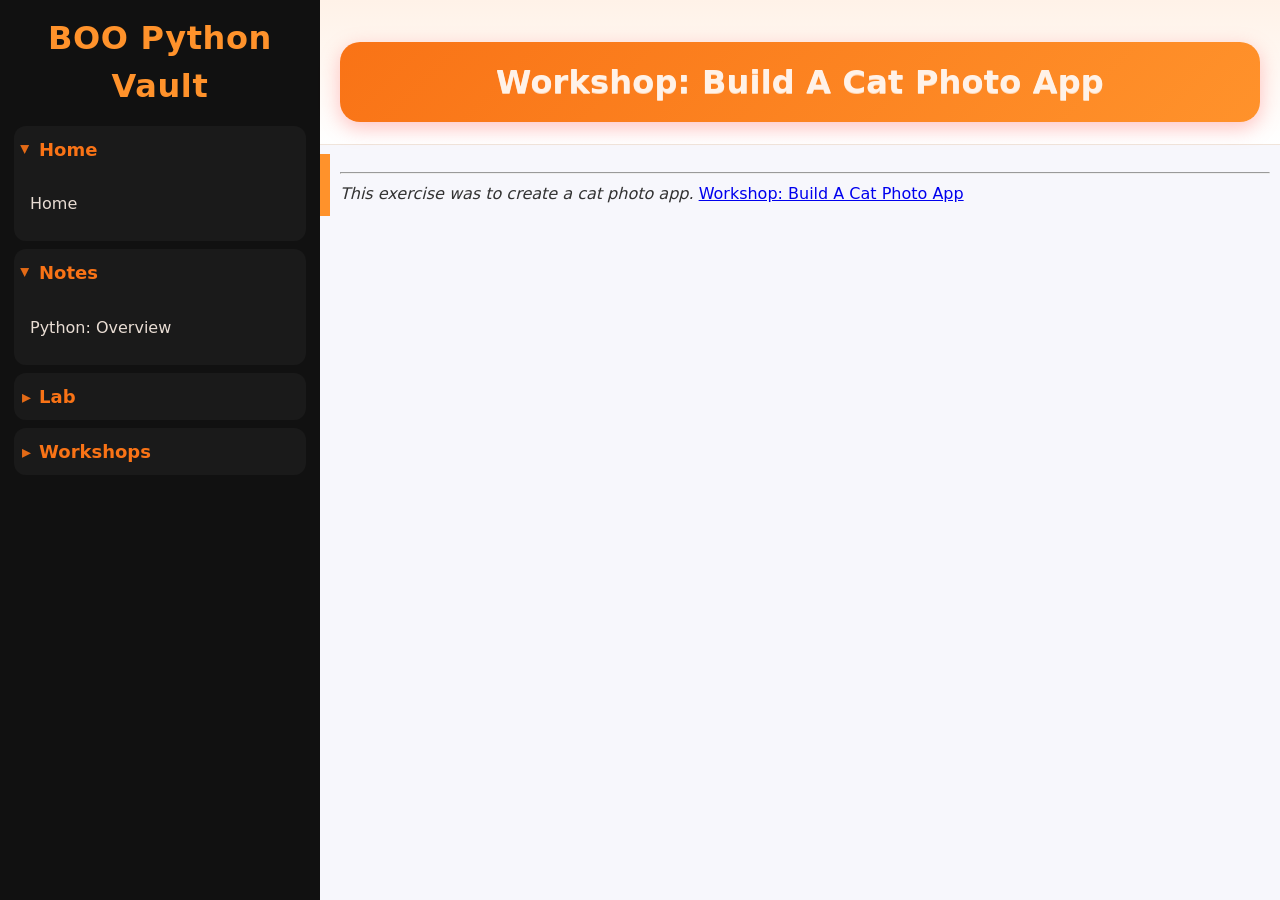
<file: typescript-work/freecodecamp/temp/index.html>
<!DOCTYPE html>
<html lang="en">

<head>
    <meta charset="UTF-8">
    <meta name="viewport" content="width=device-width, initial-scale=1.0">
    <meta name="description" content="Build a cat photo app with HTML and CSS.">
    <style>
        body {
            background: #f7f7fc;
        }

        #sidebar-mount {
            background: #111;
        }
    </style>
    <link rel="stylesheet" href="../../../assets/plain-style.css" />
    <title>Template</title>
</head>

<body data-page="cat-photo-app">
    <a class="skip-link" href="#overview">Skip to content</a>
    <header class="topic-bar">
        <div class="topic-bar__title">
            <button class="nav-toggle" type="button" aria-controls="sidebar-mount" aria-expanded="false">
                ☰ <span class="sr-only">Menu</span>
            </button>
            <h1>Workshop: Build A Cat Photo App</h1>
        </div>
    </header>
    <div id="sidebar-mount"></div>
    <main class="lab-content">
        <div class="no-style">
            //here

        </div>
    </main>
    <footer class="lab-footer">
        <hr>
        <em>This exercise was to create a cat photo app.</em>
        <a href="https://www.freecodecamp.org/learn/responsive-web-design-v9/workshop-cat-photo-app/step-1"
            target="_blank" rel="noopener noreferrer">Workshop: Build A Cat Photo App</a>
        </div>
    </footer>
    <script src="../../../assets/sidebar.js"></script>
    <script src="../../../assets/nav-toggle.js"></script>

</body>

</html>
</file>
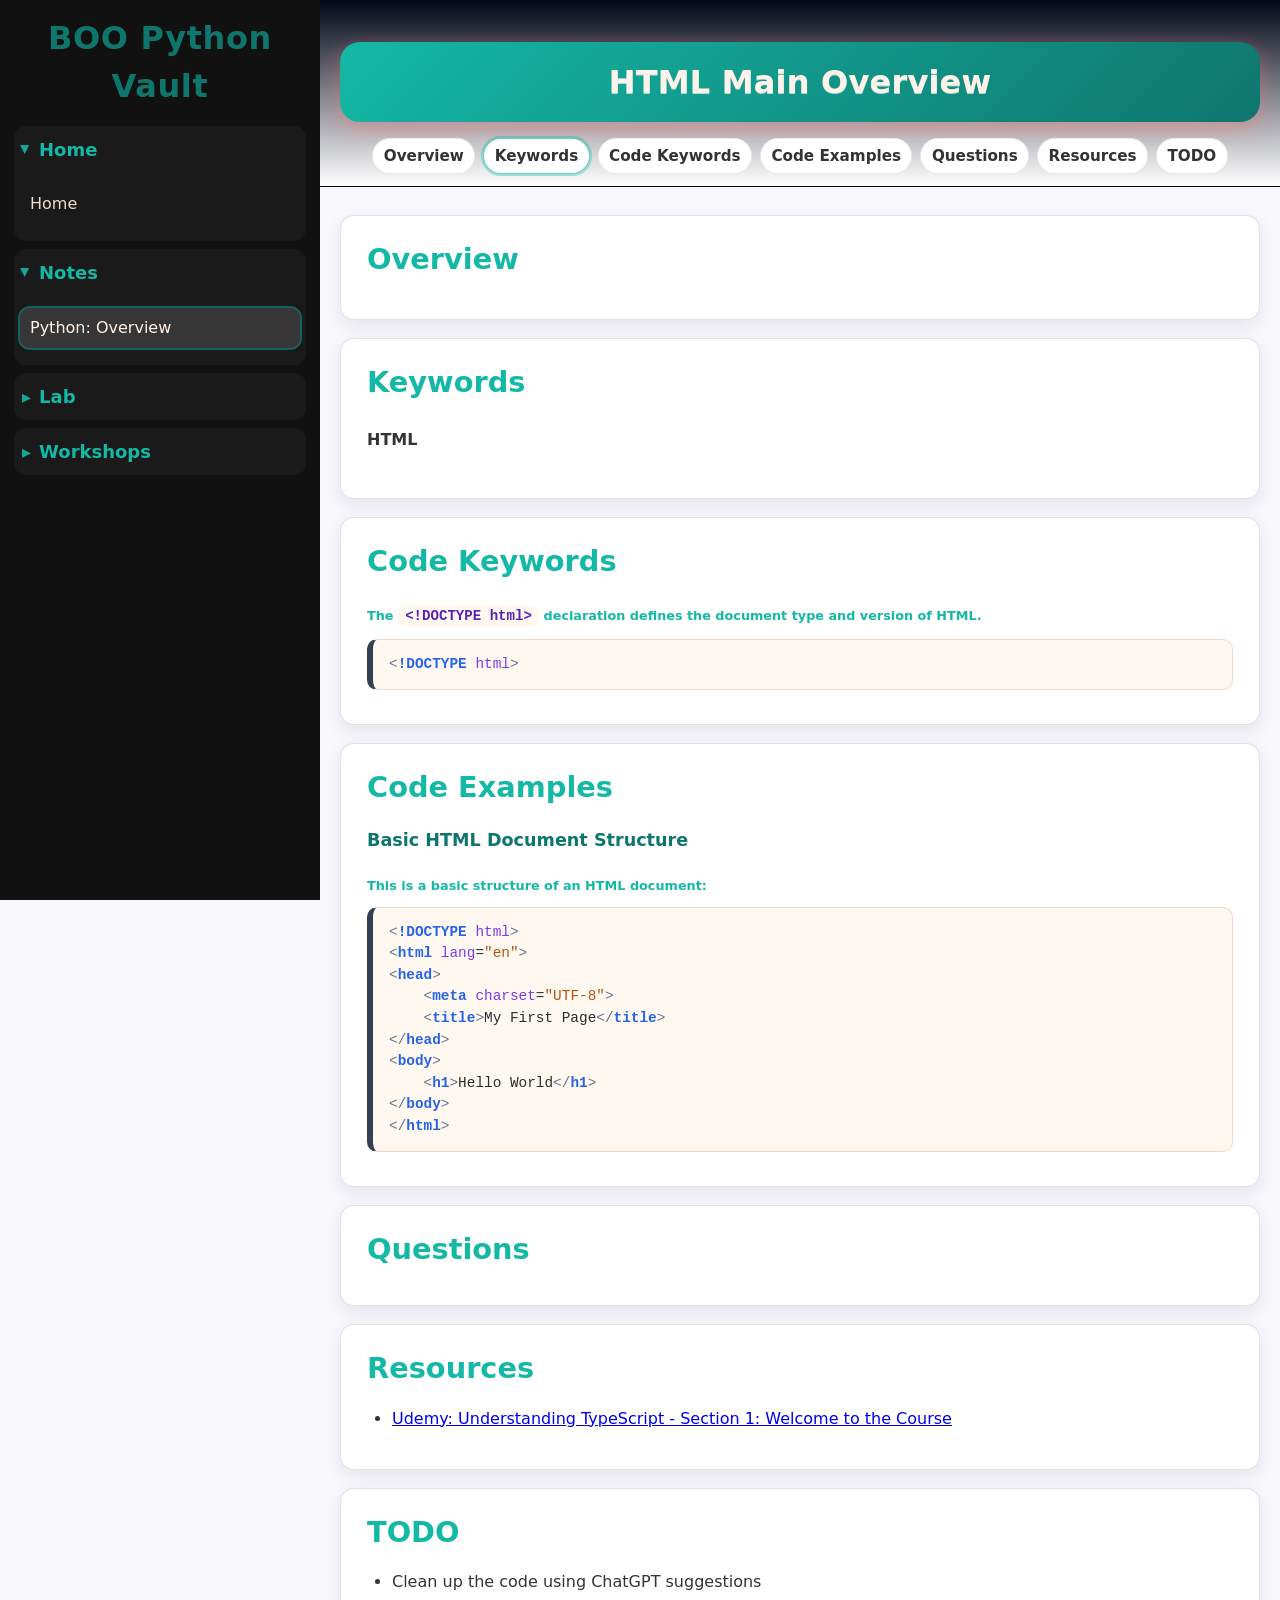
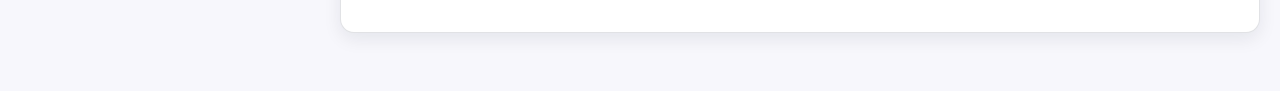
<file: python-notes/0-template.html>
<!doctype html>
<html lang="en">

<head>
    <meta charset="UTF-8" />
    <meta name="viewport" content="width=device-width, initial-scale=1.0" />
    <style>
        body {
            background: #f7f7fc;
        }

        #sidebar-mount {
            background: #111;
        }
    </style>
    <meta name="description" content="HTML Main Overview Study Guide" />
    <link rel="stylesheet" href="../assets/style.css" />
    <title>HTML Study Guide</title>
</head>

<body data-page="overview">
    <a class="skip-link" href="#overview">Skip to content</a>
    <header class="topic-bar">
        <div class="topic-bar__title">
            <button class="nav-toggle" type="button" aria-controls="sidebar-mount" aria-expanded="false">
                ☰ <span class="sr-only">Menu</span>
            </button>
            <h1>HTML Main Overview</h1>
        </div>

        <nav class="quick-links" aria-label="On this page">
            <a href="#overview">Overview</a>
            <a href="#keywords">Keywords</a>
            <a href="#code-keywords">Code Keywords</a>
            <a href="#code-examples">Code Examples</a>
            <a href="#questions">Questions</a>
            <a href="#resources">Resources</a>
            <a href="#todo">TODO</a>
        </nav>
    </header>
    <div id="sidebar-mount"></div>

    <main class="content">
        <!-- Overview -->
        <section id="overview">
            <h2>Overview</h2>
            <ul>

            </ul>
        </section>

        <!-- Keywords -->
        <section id="keywords">
            <h2>Keywords</h2>
            <dl>
                <dt>HTML</dt>
            </dl>
        </section>

        <!-- Code Keywords -->
        <section id="code-keywords">
            <h2>Code Keywords</h2>
            <p class="code-note">The <code>&lt;!DOCTYPE html&gt;</code> declaration defines the document type and
                version of
                HTML.</p>
            <pre><code><span class="code-bracket">&lt;</span><span class="code-keyword">!DOCTYPE</span> <span class="code-doctype">html</span><span class="code-bracket">&gt;</span></code></pre>
        </section>

        <!-- Code Examples -->
        <section id="code-examples">
            <h2>Code Examples</h2>
            <h3>Basic HTML Document Structure</h3>
            <p class="code-note">This is a basic structure of an HTML document:</p>
            <pre><code><span class="code-bracket">&lt;</span><span class="code-keyword">!DOCTYPE</span> <span class="code-doctype">html</span><span class="code-bracket">&gt;</span>
<span class="code-bracket">&lt;</span><span class="code-tag-name">html</span> <span class="code-attr">lang</span>=<span class="code-value">"en"</span><span class="code-bracket">&gt;</span>
<span class="code-bracket">&lt;</span><span class="code-tag-name">head</span><span class="code-bracket">&gt;</span>
    <span class="code-bracket">&lt;</span><span class="code-tag-name">meta</span> <span class="code-attr">charset</span>=<span class="code-value">"UTF-8"</span><span class="code-bracket">&gt;</span>
    <span class="code-bracket">&lt;</span><span class="code-tag-name">title</span><span class="code-bracket">&gt;</span>My First Page<span class="code-bracket">&lt;/</span><span class="code-tag-name">title</span><span class="code-bracket">&gt;</span>
<span class="code-bracket">&lt;/</span><span class="code-tag-name">head</span><span class="code-bracket">&gt;</span>
<span class="code-bracket">&lt;</span><span class="code-tag-name">body</span><span class="code-bracket">&gt;</span>
    <span class="code-bracket">&lt;</span><span class="code-tag-name">h1</span><span class="code-bracket">&gt;</span>Hello World<span class="code-bracket">&lt;/</span><span class="code-tag-name">h1</span><span class="code-bracket">&gt;</span>
<span class="code-bracket">&lt;/</span><span class="code-tag-name">body</span><span class="code-bracket">&gt;</span>
<span class="code-bracket">&lt;/</span><span class="code-tag-name">html</span><span class="code-bracket">&gt;</span></code></pre>
        </section>

        <!-- Questions  -->
        <section id="questions">
            <h2>Questions</h2>
            <ul class="question-list">
            </ul>
        </section>

        <!--Resources -->
        <section id="resources">
            <h2>Resources</h2>
            <ul>
                <li>
                    <a target="_blank" rel="noopener noreferrer"
                        href="https://www.udemy.com/course/understanding-typescript/learn/lecture/17751414#content">
                        Udemy: Understanding TypeScript - Section 1: Welcome to the Course</a>
                </li>
            </ul>
        </section>

        <!-- TODO -->
        <section id="todo">
            <h2>TODO</h2>
            <ul>
                <li>Clean up the code using ChatGPT suggestions</li>
            </ul>
        </section>
    </main>
    <script src="../assets/script.js"></script>
    <script src="../assets/sidebar.js"></script>
    <script src="../assets/nav-toggle.js"></script>
</body>

</html>
</file>
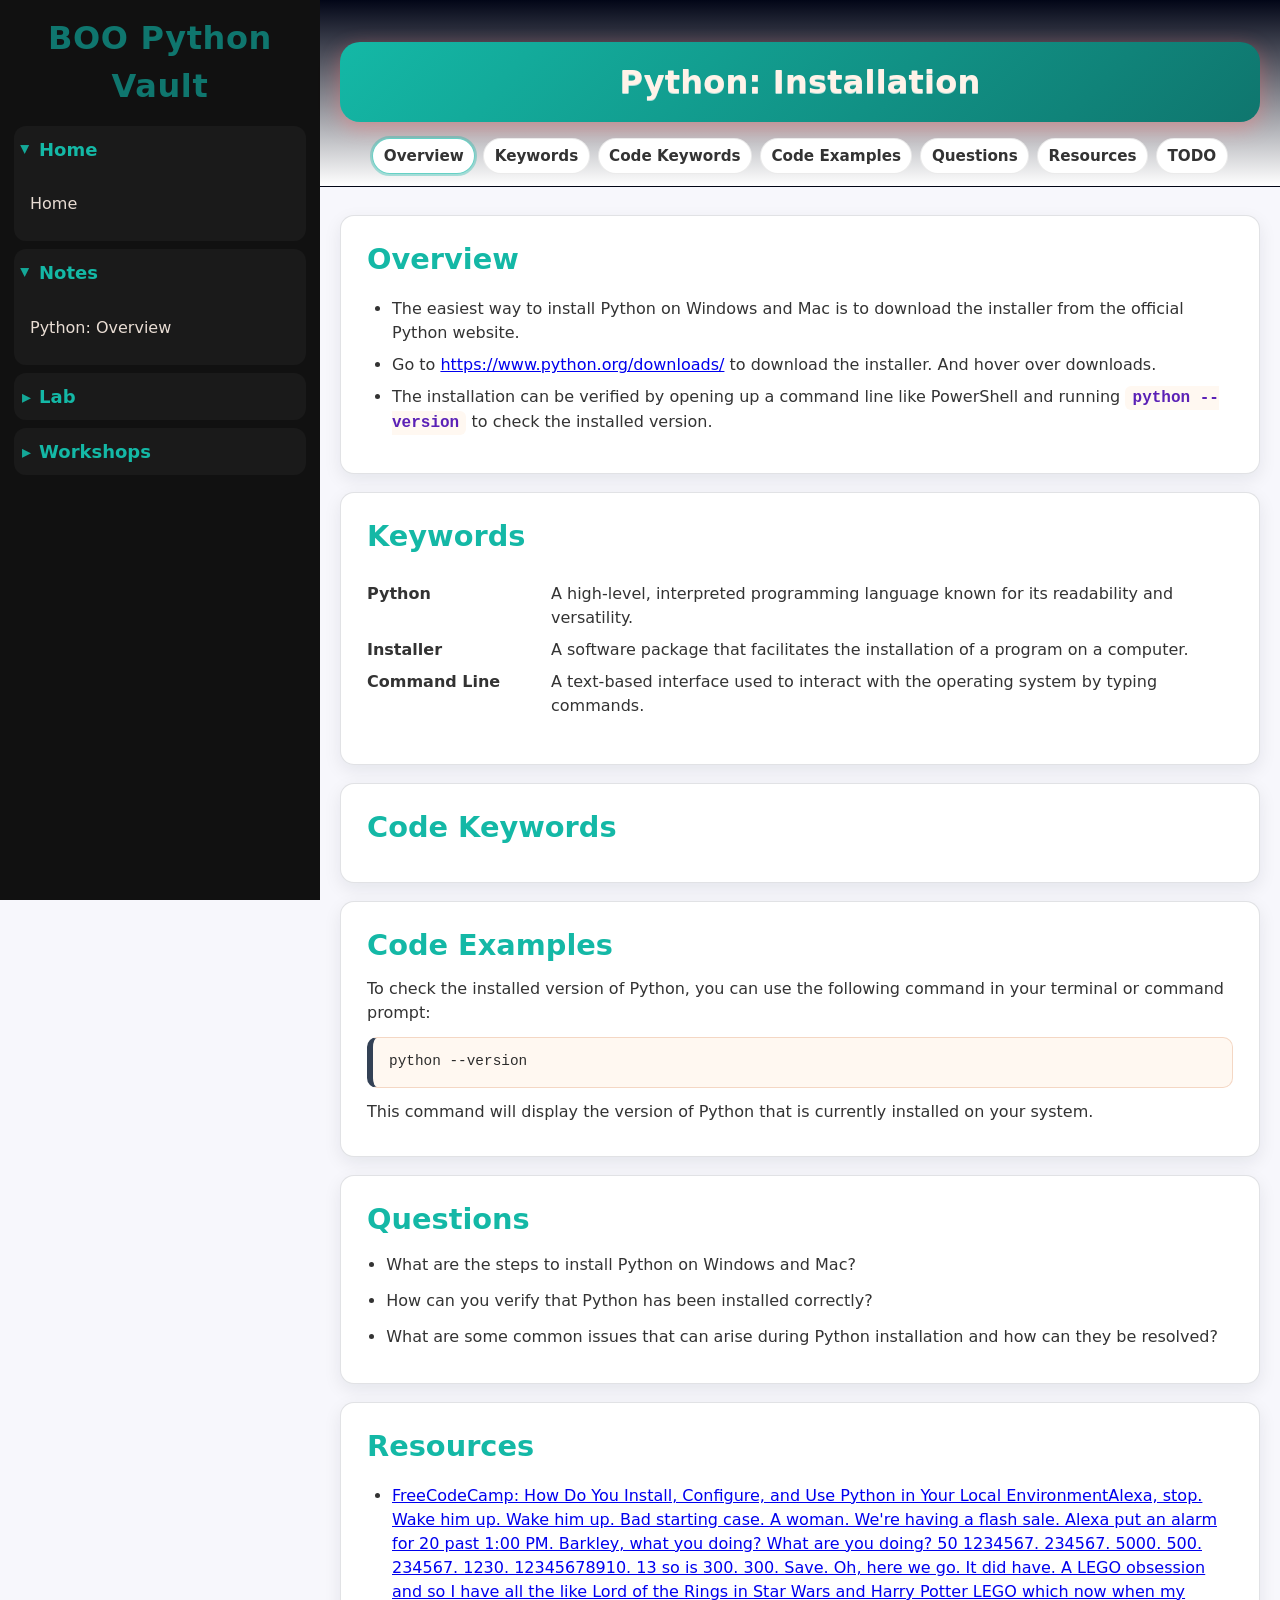
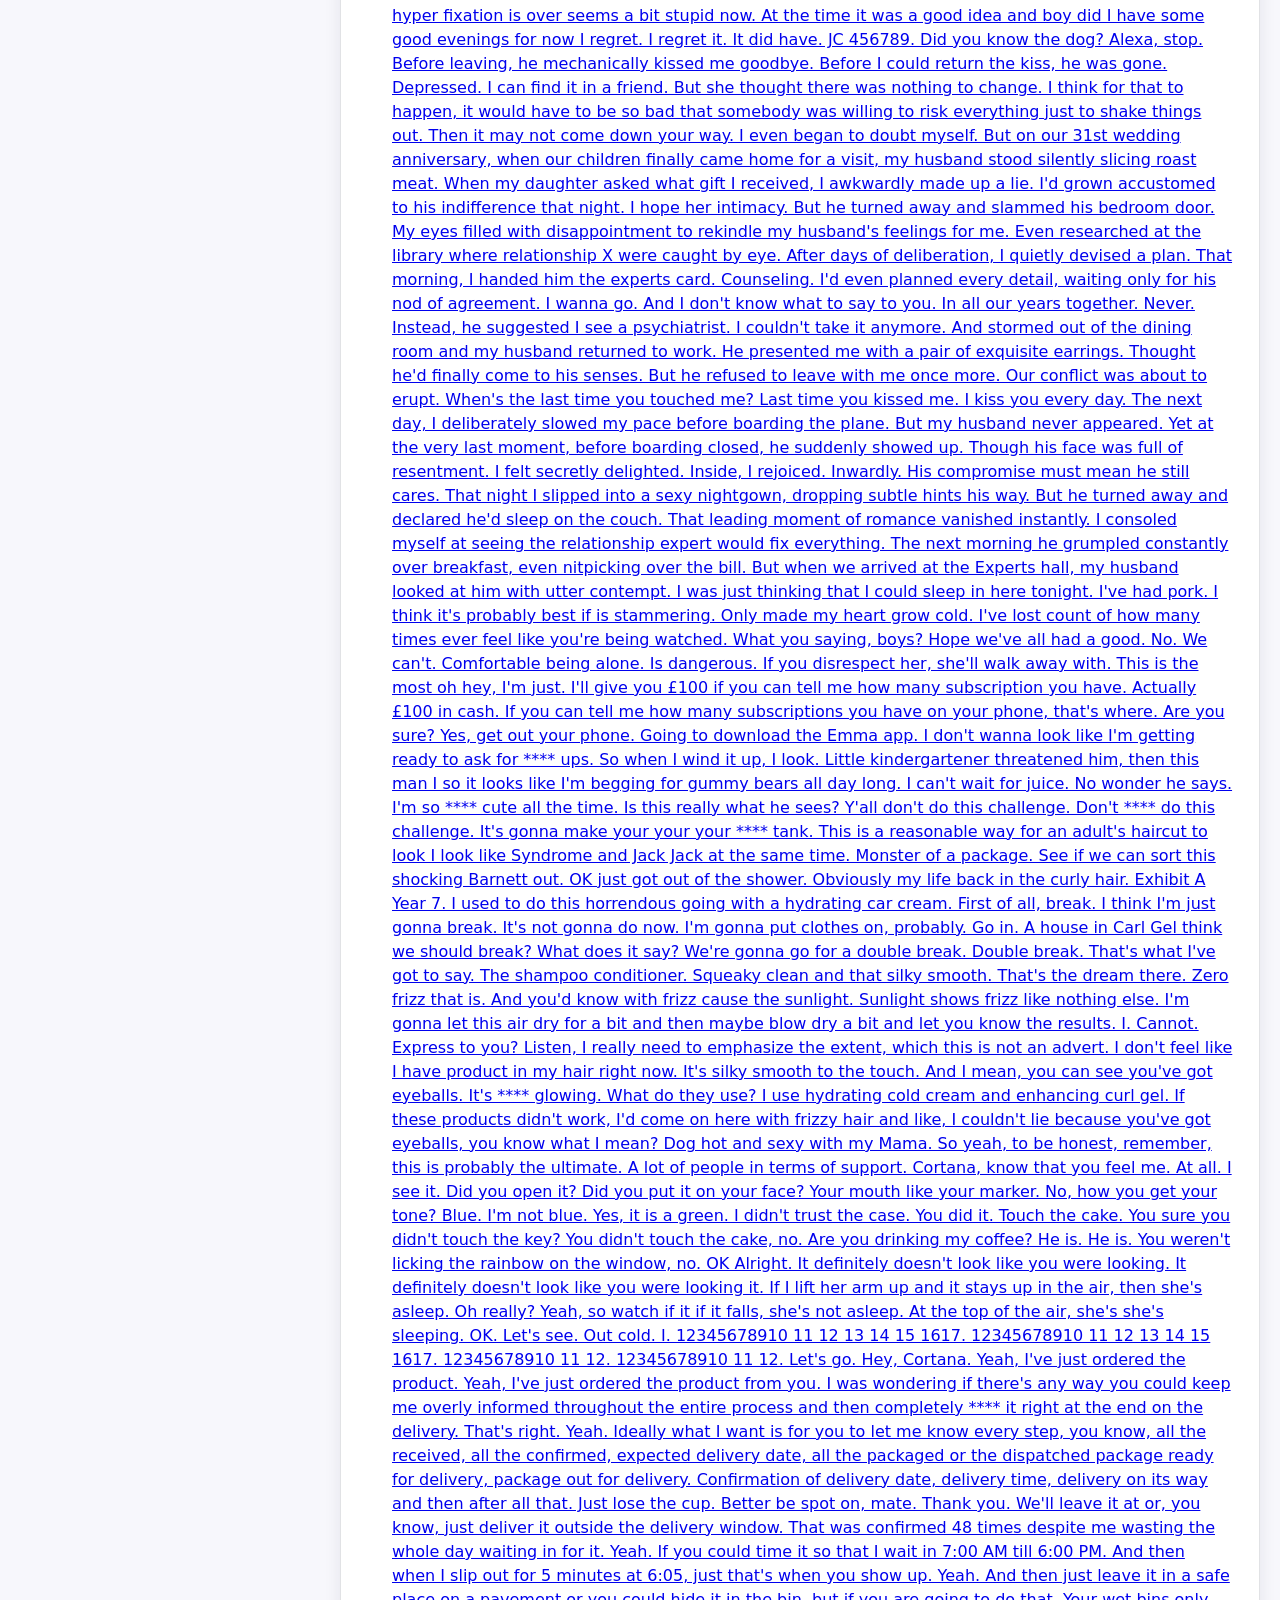
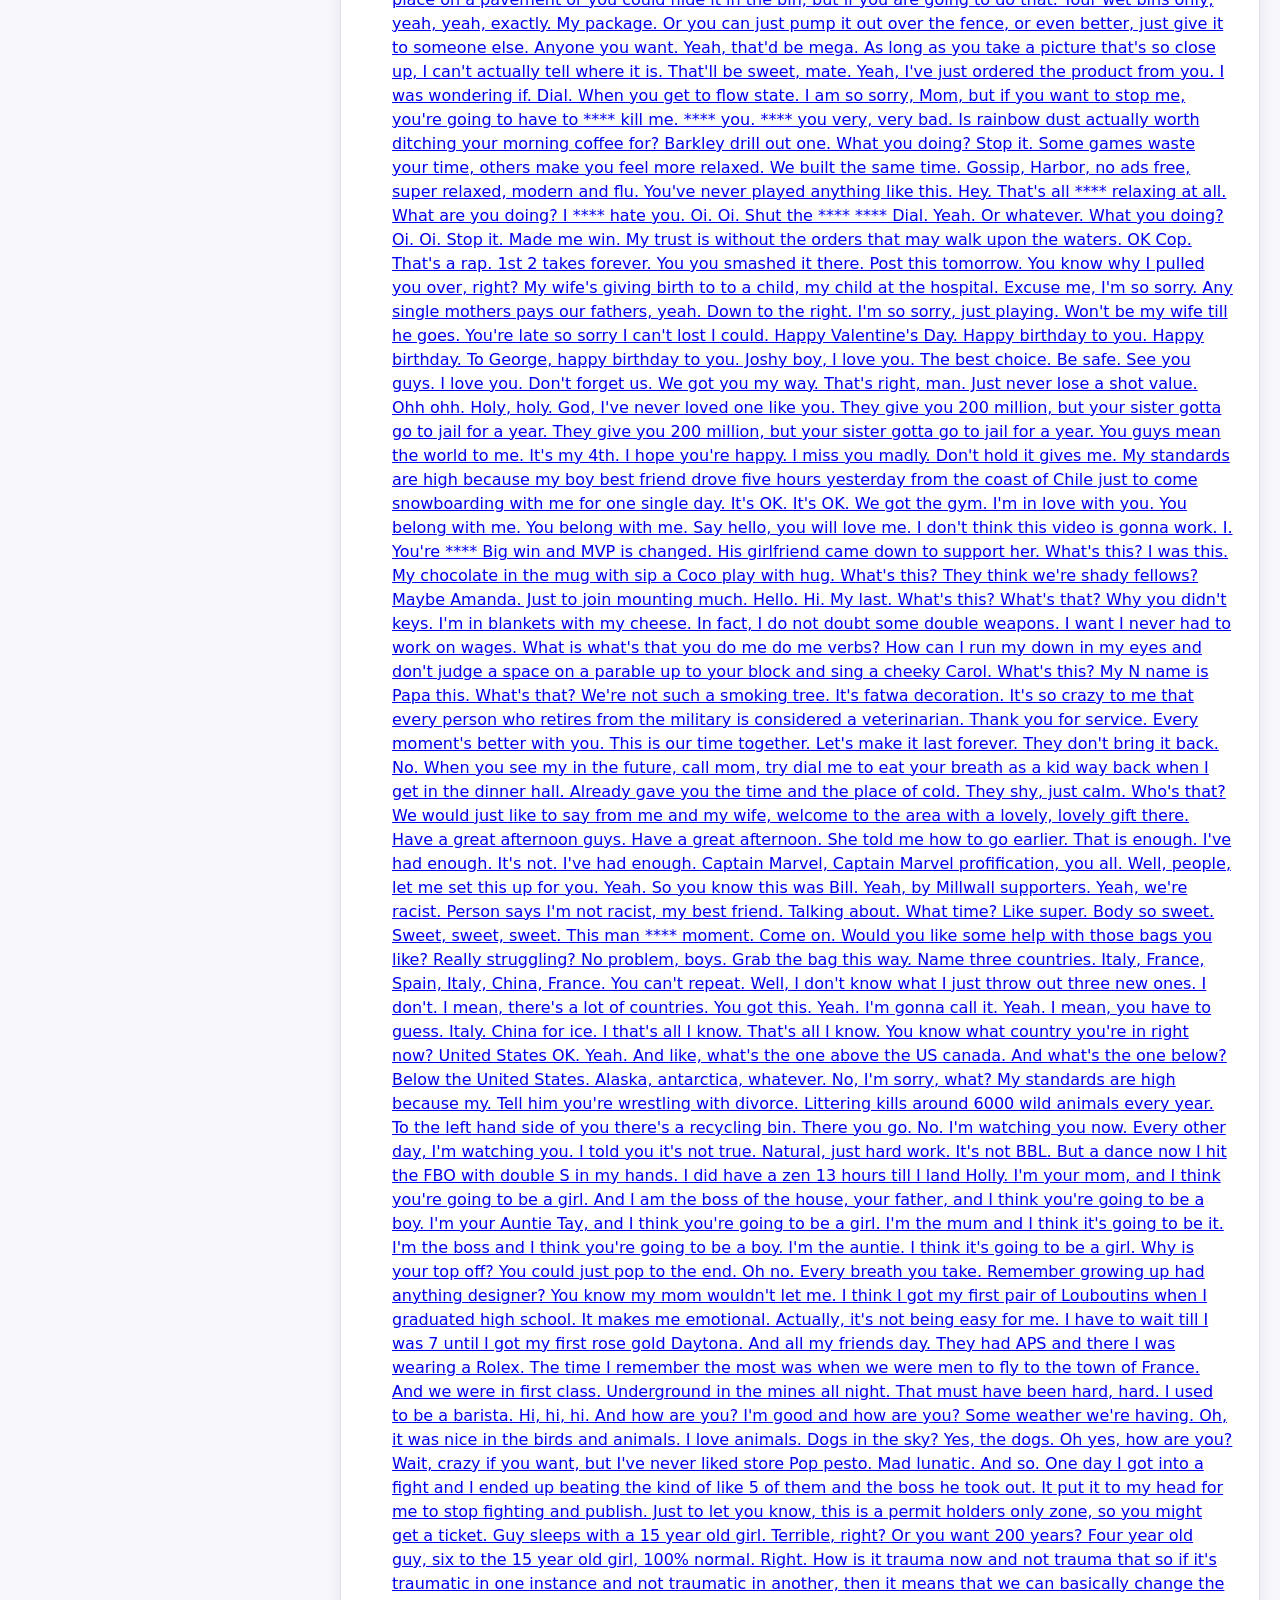
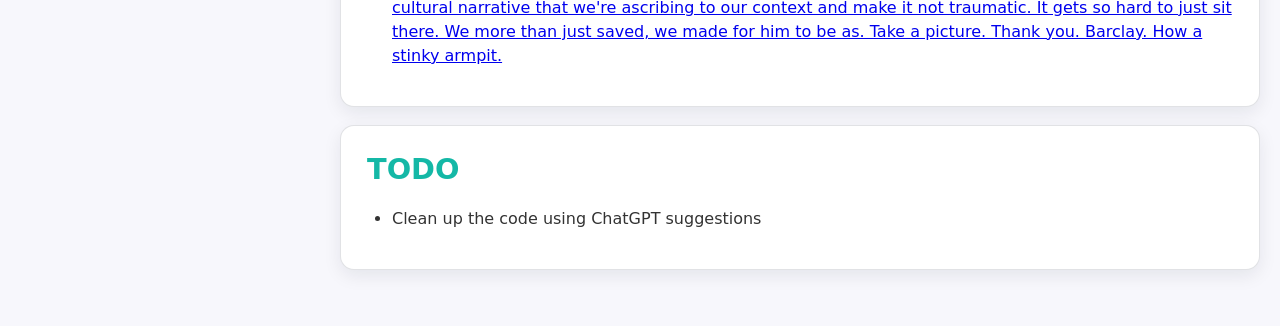
<file: python-notes/python-installation.html>
<!doctype html>
<html lang="en">

<head>
    <meta charset="UTF-8" />
    <meta name="viewport" content="width=device-width, initial-scale=1.0" />
    <style>
        body {
            background: #f7f7fc;
        }

        #sidebar-mount {
            background: #111;
        }
    </style>
    <meta name="description" content="Python Installation Study Guide" />
    <link rel="stylesheet" href="../assets/style.css" />
    <title>Python: Installation</title>
</head>

<body data-page="installation">
    <a class="skip-link" href="#overview">Skip to content</a>
    <header class="topic-bar">
        <div class="topic-bar__title">
            <button class="nav-toggle" type="button" aria-controls="sidebar-mount" aria-expanded="false">
                ☰ <span class="sr-only">Menu</span>
            </button>
            <h1>Python: Installation</h1>
        </div>

        <nav class="quick-links" aria-label="On this page">
            <a href="#overview">Overview</a>
            <a href="#keywords">Keywords</a>
            <a href="#code-keywords">Code Keywords</a>
            <a href="#code-examples">Code Examples</a>
            <a href="#questions">Questions</a>
            <a href="#resources">Resources</a>
            <a href="#todo">TODO</a>
        </nav>
    </header>
    <div id="sidebar-mount"></div>

    <main class="content">
        <!-- Overview -->
        <section id="overview">
            <h2>Overview</h2>
            <ul>
            <li>The easiest way to install Python on Windows and Mac is to download the installer from the official Python website. </li>
            <li>Go to <a href="https://www.python.org/downloads/" target="_blank" rel="noopener noreferrer">https://www.python.org/downloads/</a> to download the installer. And hover over downloads. </li>
            <li>The installation can be verified by opening up a command line like PowerShell and running <code>python --version</code> to check the installed version. </li>
            </ul>
        </section>

        <!-- Keywords -->
        <section id="keywords">
            <h2>Keywords</h2>
            <dl>
                <dt>Python</dt>
                <dd>A high-level, interpreted programming language known for its readability and versatility.</dd>
                <dt>Installer</dt>
                <dd>A software package that facilitates the installation of a program on a computer.</dd>
                <dt>Command Line</dt>
                <dd>A text-based interface used to interact with the operating system by typing commands.</dd>
            </dl>
        </section>

        <!-- Code Keywords -->
        <section id="code-keywords">
            <h2>Code Keywords</h2>
        </section>

        <!-- Code Examples -->
        <section id="code-examples">
            <h2>Code Examples</h2>
            <p>To check the installed version of Python, you can use the following command in your terminal or command prompt:</p>
            <pre><code>python --version</code></pre>
            <p>This command will display the version of Python that is currently installed on your system.</p>
        </section>

        <!-- Questions  -->
        <section id="questions">
            <h2>Questions</h2>
            <ul class="question-list">
                <li>What are the steps to install Python on Windows and Mac?</li>
                <li>How can you verify that Python has been installed correctly?</li>
                <li>What are some common issues that can arise during Python installation and how can they be resolved?</li>
            </ul>
        </section>

        <!--Resources -->
        <section id="resources">
            <h2>Resources</h2>
            <ul>
                <li>
                    <a target="_blank" rel="noopener noreferrer"
                        href="https://www.freecodecamp.org/learn/python-v9/lecture-introduction-to-python/how-do-you-install-configure-and-use-python-in-your-local-environment">
                        FreeCodeCamp: How Do You Install, Configure, and Use Python in Your Local EnvironmentAlexa, stop. Wake him up. Wake him up. Bad starting case. A woman. We're having a flash sale. Alexa put an alarm for 20 past 1:00 PM. Barkley, what you doing? What are you doing? 50 1234567. 234567. 5000. 500. 234567. 1230. 12345678910. 13 so is 300. 300. Save. Oh, here we go. It did have. A LEGO obsession and so I have all the like Lord of the Rings in Star Wars and Harry Potter LEGO which now when my hyper fixation is over seems a bit stupid now. At the time it was a good idea and boy did I have some good evenings for now I regret. I regret it. It did have. JC 456789. Did you know the dog? Alexa, stop. Before leaving, he mechanically kissed me goodbye. Before I could return the kiss, he was gone. Depressed. I can find it in a friend. But she thought there was nothing to change. I think for that to happen, it would have to be so bad that somebody was willing to risk everything just to shake things out. Then it may not come down your way. I even began to doubt myself. But on our 31st wedding anniversary, when our children finally came home for a visit, my husband stood silently slicing roast meat. When my daughter asked what gift I received, I awkwardly made up a lie. I'd grown accustomed to his indifference that night. I hope her intimacy. But he turned away and slammed his bedroom door. My eyes filled with disappointment to rekindle my husband's feelings for me. Even researched at the library where relationship X were caught by eye. After days of deliberation, I quietly devised a plan. That morning, I handed him the experts card. Counseling. I'd even planned every detail, waiting only for his nod of agreement. I wanna go. And I don't know what to say to you. In all our years together. Never. Instead, he suggested I see a psychiatrist. I couldn't take it anymore. And stormed out of the dining room and my husband returned to work. He presented me with a pair of exquisite earrings. Thought he'd finally come to his senses. But he refused to leave with me once more. Our conflict was about to erupt. When's the last time you touched me? Last time you kissed me. I kiss you every day. The next day, I deliberately slowed my pace before boarding the plane. But my husband never appeared. Yet at the very last moment, before boarding closed, he suddenly showed up. Though his face was full of resentment. I felt secretly delighted. Inside, I rejoiced. Inwardly. His compromise must mean he still cares. That night I slipped into a sexy nightgown, dropping subtle hints his way. But he turned away and declared he'd sleep on the couch. That leading moment of romance vanished instantly. I consoled myself at seeing the relationship expert would fix everything. The next morning he grumpled constantly over breakfast, even nitpicking over the bill. But when we arrived at the Experts hall, my husband looked at him with utter contempt. I was just thinking that I could sleep in here tonight. I've had pork. I think it's probably best if is stammering. Only made my heart grow cold. I've lost count of how many times ever feel like you're being watched. What you saying, boys? Hope we've all had a good. No. We can't. Comfortable being alone. Is dangerous. If you disrespect her, she'll walk away with. This is the most oh hey, I'm just. I'll give you £100 if you can tell me how many subscription you have. Actually £100 in cash. If you can tell me how many subscriptions you have on your phone, that's where. Are you sure? Yes, get out your phone. Going to download the Emma app. I don't wanna look like I'm getting ready to ask for **** ups. So when I wind it up, I look. Little kindergartener threatened him, then this man I so it looks like I'm begging for gummy bears all day long. I can't wait for juice. No wonder he says. I'm so **** cute all the time. Is this really what he sees? Y'all don't do this challenge. Don't **** do this challenge. It's gonna make your your your **** tank. This is a reasonable way for an adult's haircut to look I look like Syndrome and Jack Jack at the same time. Monster of a package. See if we can sort this shocking Barnett out. OK just got out of the shower. Obviously my life back in the curly hair. Exhibit A Year 7. I used to do this horrendous going with a hydrating car cream. First of all, break. I think I'm just gonna break. It's not gonna do now. I'm gonna put clothes on, probably. Go in. A house in Carl Gel think we should break? What does it say? We're gonna go for a double break. Double break. That's what I've got to say. The shampoo conditioner. Squeaky clean and that silky smooth. That's the dream there. Zero frizz that is. And you'd know with frizz cause the sunlight. Sunlight shows frizz like nothing else. I'm gonna let this air dry for a bit and then maybe blow dry a bit and let you know the results. I. Cannot. Express to you? Listen, I really need to emphasize the extent, which this is not an advert. I don't feel like I have product in my hair right now. It's silky smooth to the touch. And I mean, you can see you've got eyeballs. It's **** glowing. What do they use? I use hydrating cold cream and enhancing curl gel. If these products didn't work, I'd come on here with frizzy hair and like, I couldn't lie because you've got eyeballs, you know what I mean? Dog hot and sexy with my Mama. So yeah, to be honest, remember, this is probably the ultimate. A lot of people in terms of support. Cortana, know that you feel me. At all. I see it. Did you open it? Did you put it on your face? Your mouth like your marker. No, how you get your tone? Blue. I'm not blue. Yes, it is a green. I didn't trust the case. You did it. Touch the cake. You sure you didn't touch the key? You didn't touch the cake, no. Are you drinking my coffee? He is. He is. You weren't licking the rainbow on the window, no. OK Alright. It definitely doesn't look like you were looking. It definitely doesn't look like you were looking it. If I lift her arm up and it stays up in the air, then she's asleep. Oh really? Yeah, so watch if it if it falls, she's not asleep. At the top of the air, she's she's sleeping. OK. Let's see. Out cold. I. 12345678910 11 12 13 14 15 1617. 12345678910 11 12 13 14 15 1617. 12345678910 11 12. 12345678910 11 12. Let's go. Hey, Cortana. Yeah, I've just ordered the product. Yeah, I've just ordered the product from you. I was wondering if there's any way you could keep me overly informed throughout the entire process and then completely **** it right at the end on the delivery. That's right. Yeah. Ideally what I want is for you to let me know every step, you know, all the received, all the confirmed, expected delivery date, all the packaged or the dispatched package ready for delivery, package out for delivery. Confirmation of delivery date, delivery time, delivery on its way and then after all that. Just lose the cup. Better be spot on, mate. Thank you. We'll leave it at or, you know, just deliver it outside the delivery window. That was confirmed 48 times despite me wasting the whole day waiting in for it. Yeah. If you could time it so that I wait in 7:00 AM till 6:00 PM. And then when I slip out for 5 minutes at 6:05, just that's when you show up. Yeah. And then just leave it in a safe place on a pavement or you could hide it in the bin, but if you are going to do that. Your wet bins only, yeah, yeah, exactly. My package. Or you can just pump it out over the fence, or even better, just give it to someone else. Anyone you want. Yeah, that'd be mega. As long as you take a picture that's so close up, I can't actually tell where it is. That'll be sweet, mate. Yeah, I've just ordered the product from you. I was wondering if. Dial. When you get to flow state. I am so sorry, Mom, but if you want to stop me, you're going to have to **** kill me. **** you. **** you very, very bad. Is rainbow dust actually worth ditching your morning coffee for? Barkley drill out one. What you doing? Stop it. Some games waste your time, others make you feel more relaxed. We built the same time. Gossip, Harbor, no ads free, super relaxed, modern and flu. You've never played anything like this. Hey. That's all **** relaxing at all. What are you doing? I **** hate you. Oi. Oi. Shut the **** **** Dial. Yeah. Or whatever. What you doing? Oi. Oi. Stop it. Made me win. My trust is without the orders that may walk upon the waters. OK Cop. That's a rap. 1st 2 takes forever. You you smashed it there. Post this tomorrow. You know why I pulled you over, right? My wife's giving birth to to a child, my child at the hospital. Excuse me, I'm so sorry. Any single mothers pays our fathers, yeah. Down to the right. I'm so sorry, just playing. Won't be my wife till he goes. You're late so sorry I can't lost I could. Happy Valentine's Day. Happy birthday to you. Happy birthday. To George, happy birthday to you. Joshy boy, I love you. The best choice. Be safe. See you guys. I love you. Don't forget us. We got you my way. That's right, man. Just never lose a shot value. Ohh ohh. Holy, holy. God, I've never loved one like you. They give you 200 million, but your sister gotta go to jail for a year. They give you 200 million, but your sister gotta go to jail for a year. You guys mean the world to me. It's my 4th. I hope you're happy. I miss you madly. Don't hold it gives me. My standards are high because my boy best friend drove five hours yesterday from the coast of Chile just to come snowboarding with me for one single day. It's OK. It's OK. We got the gym. I'm in love with you. You belong with me. You belong with me. Say hello, you will love me. I don't think this video is gonna work. I. You're **** Big win and MVP is changed. His girlfriend came down to support her. What's this? I was this. My chocolate in the mug with sip a Coco play with hug. What's this? They think we're shady fellows? Maybe Amanda. Just to join mounting much. Hello. Hi. My last. What's this? What's that? Why you didn't keys. I'm in blankets with my cheese. In fact, I do not doubt some double weapons. I want I never had to work on wages. What is what's that you do me do me verbs? How can I run my down in my eyes and don't judge a space on a parable up to your block and sing a cheeky Carol. What's this? My N name is Papa this. What's that? We're not such a smoking tree. It's fatwa decoration. It's so crazy to me that every person who retires from the military is considered a veterinarian. Thank you for service. Every moment's better with you. This is our time together. Let's make it last forever. They don't bring it back. No. When you see my in the future, call mom, try dial me to eat your breath as a kid way back when I get in the dinner hall. Already gave you the time and the place of cold. They shy, just calm. Who's that? We would just like to say from me and my wife, welcome to the area with a lovely, lovely gift there. Have a great afternoon guys. Have a great afternoon. She told me how to go earlier. That is enough. I've had enough. It's not. I've had enough. Captain Marvel, Captain Marvel profification, you all. Well, people, let me set this up for you. Yeah. So you know this was Bill. Yeah, by Millwall supporters. Yeah, we're racist. Person says I'm not racist, my best friend. Talking about. What time? Like super. Body so sweet. Sweet, sweet, sweet. This man **** moment. Come on. Would you like some help with those bags you like? Really struggling? No problem, boys. Grab the bag this way. Name three countries. Italy, France, Spain, Italy, China, France. You can't repeat. Well, I don't know what I just throw out three new ones. I don't. I mean, there's a lot of countries. You got this. Yeah. I'm gonna call it. Yeah. I mean, you have to guess. Italy. China for ice. I that's all I know. That's all I know. You know what country you're in right now? United States OK. Yeah. And like, what's the one above the US canada. And what's the one below? Below the United States. Alaska, antarctica, whatever. No, I'm sorry, what? My standards are high because my. Tell him you're wrestling with divorce. Littering kills around 6000 wild animals every year. To the left hand side of you there's a recycling bin. There you go. No. I'm watching you now. Every other day, I'm watching you. I told you it's not true. Natural, just hard work. It's not BBL. But a dance now I hit the FBO with double S in my hands. I did have a zen 13 hours till I land Holly. I'm your mom, and I think you're going to be a girl. And I am the boss of the house, your father, and I think you're going to be a boy. I'm your Auntie Tay, and I think you're going to be a girl. I'm the mum and I think it's going to be it. I'm the boss and I think you're going to be a boy. I'm the auntie. I think it's going to be a girl. Why is your top off? You could just pop to the end. Oh no. Every breath you take. Remember growing up had anything designer? You know my mom wouldn't let me. I think I got my first pair of Louboutins when I graduated high school. It makes me emotional. Actually, it's not being easy for me. I have to wait till I was 7 until I got my first rose gold Daytona. And all my friends day. They had APS and there I was wearing a Rolex. The time I remember the most was when we were men to fly to the town of France. And we were in first class. Underground in the mines all night. That must have been hard, hard. I used to be a barista. Hi, hi, hi. And how are you? I'm good and how are you? Some weather we're having. Oh, it was nice in the birds and animals. I love animals. Dogs in the sky? Yes, the dogs. Oh yes, how are you? Wait, crazy if you want, but I've never liked store Pop pesto. Mad lunatic. And so. One day I got into a fight and I ended up beating the kind of like 5 of them and the boss he took out. It put it to my head for me to stop fighting and publish. Just to let you know, this is a permit holders only zone, so you might get a ticket. Guy sleeps with a 15 year old girl. Terrible, right? Or you want 200 years? Four year old guy, six to the 15 year old girl, 100% normal. Right. How is it trauma now and not trauma that so if it's traumatic in one instance and not traumatic in another, then it means that we can basically change the cultural narrative that we're ascribing to our context and make it not traumatic. It gets so hard to just sit there. We more than just saved, we made for him to be as. Take a picture. Thank you. Barclay. How a stinky armpit. </a>
                </li>
            </ul>
        </section>

        <!-- TODO -->
        <section id="todo">
            <h2>TODO</h2>
            <ul>
                <li>Clean up the code using ChatGPT suggestions</li>
            </ul>
        </section>
    </main>
    <script src="../assets/script.js"></script>
    <script src="../assets/sidebar.js"></script>
    <script src="../assets/nav-toggle.js"></script>
</body>

</html>
</file>
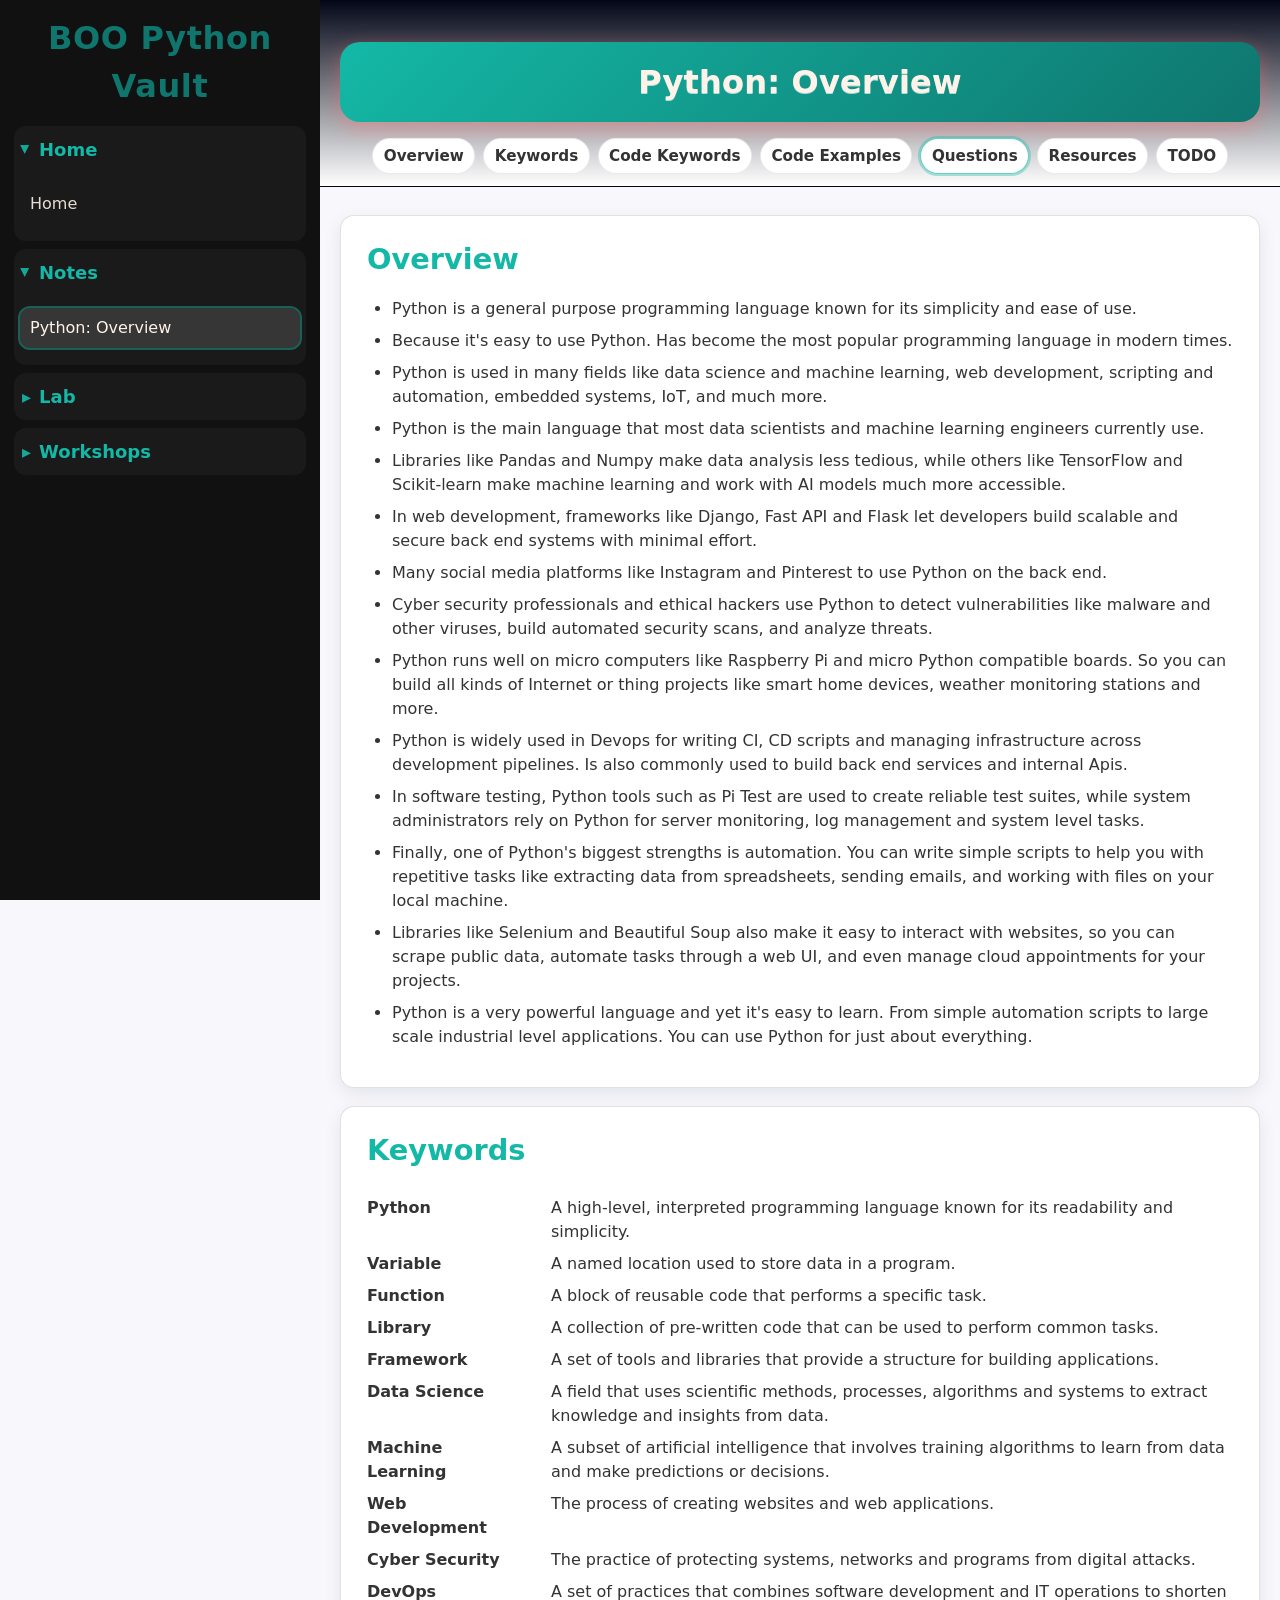
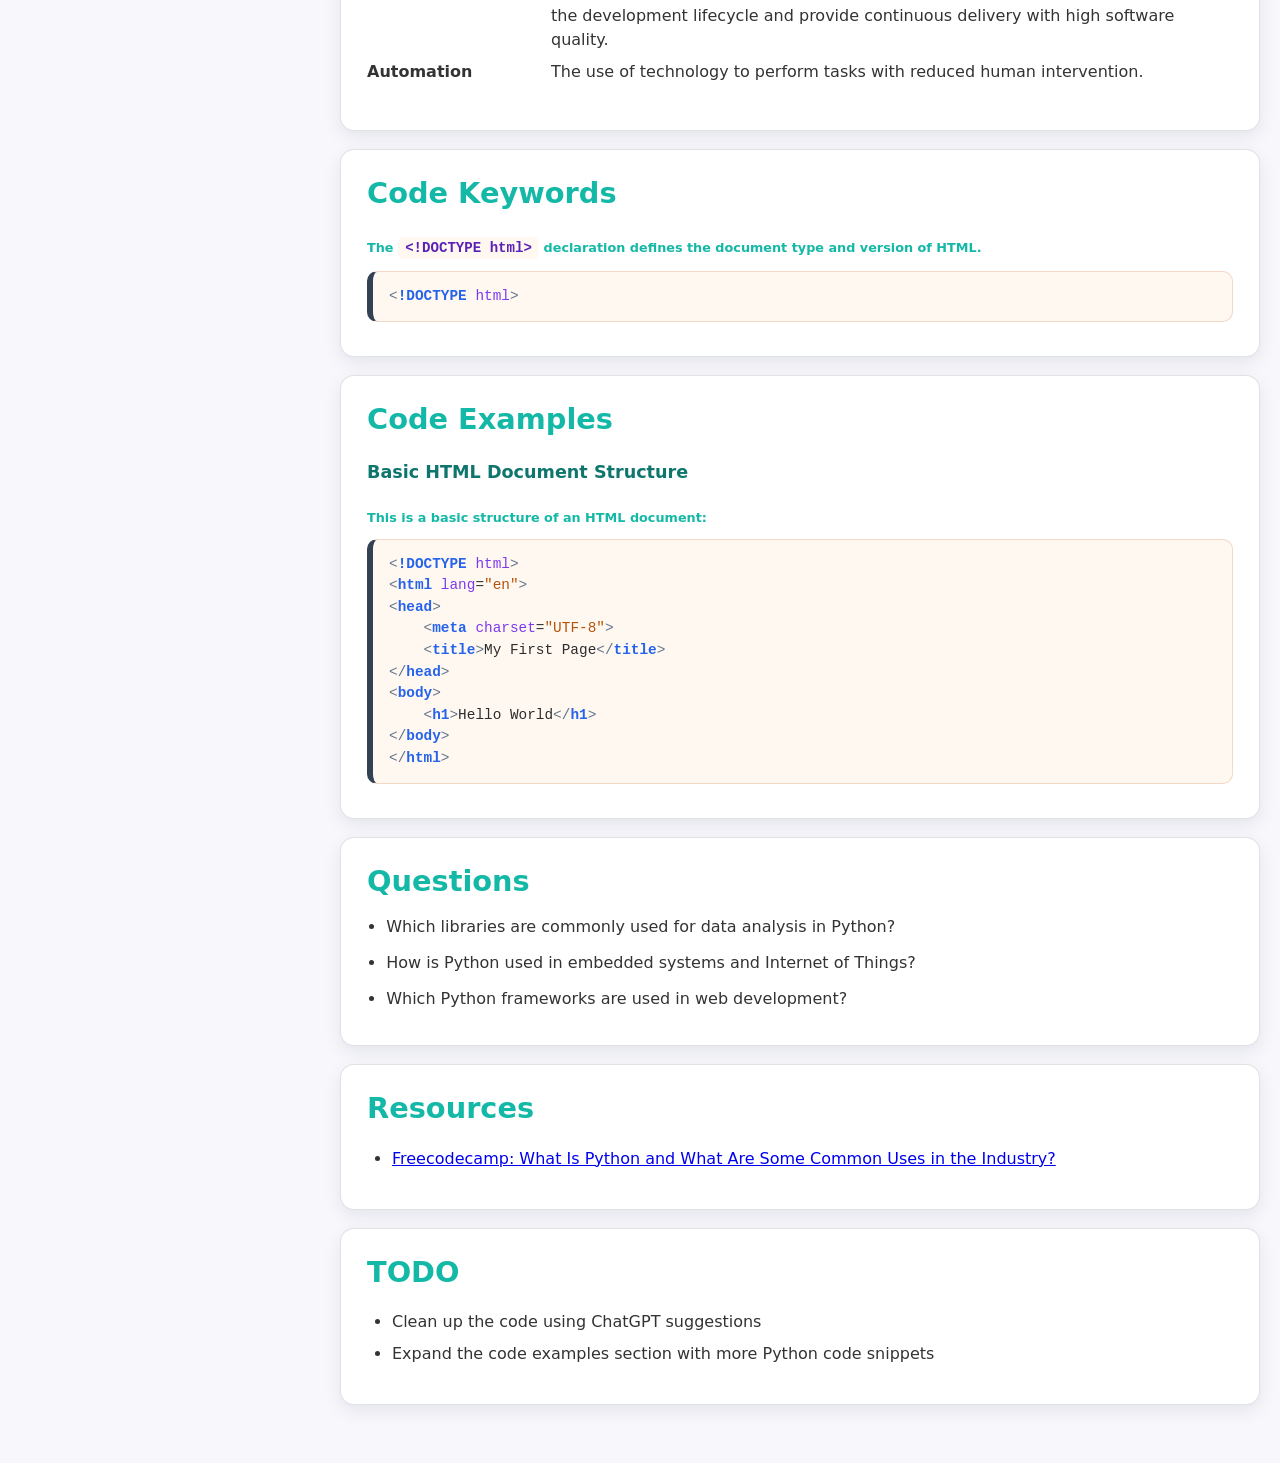
<file: python-notes/python-overview.html>
<!doctype html>
<html lang="en">

<head>
  <meta charset="UTF-8" />
  <meta name="viewport" content="width=device-width, initial-scale=1.0" />
  <style>
    body {
      background: #f7f7fc;
    }

    #sidebar-mount {
      background: #111;
    }
  </style>
  <meta name="description" content="Python Overview Study Guide" />
  <link rel="stylesheet" href="../assets/style.css" />
  <title>Python: Overview</title>
</head>

<body data-page="overview">
  <a class="skip-link" href="#overview">Skip to content</a>
  <header class="topic-bar">
    <div class="topic-bar__title">
      <button class="nav-toggle" type="button" aria-controls="sidebar-mount" aria-expanded="false">
        ☰ <span class="sr-only">Menu</span>
      </button>
      <h1>Python: Overview</h1>
    </div>

    <nav class="quick-links" aria-label="On this page">
      <a href="#overview">Overview</a>
      <a href="#keywords">Keywords</a>
      <a href="#code-keywords">Code Keywords</a>
      <a href="#code-examples">Code Examples</a>
      <a href="#questions">Questions</a>
      <a href="#resources">Resources</a>
      <a href="#todo">TODO</a>
    </nav>
  </header>
  <div id="sidebar-mount"></div>

  <main class="content">
    <!-- Overview -->
    <section id="overview">
      <h2>Overview</h2>
      <ul>

<li>Python is a general purpose programming language known for its simplicity and ease of use. </li>
<li>Because it's easy to use Python. Has become the most popular programming language in modern times. </li>
<li>Python is used in many fields like data science and machine learning, web development, scripting and automation,
  embedded systems, IoT, and much more. </li>
<li>Python is the main language that most data scientists and machine learning engineers currently use. </li>
<li>Libraries like Pandas and Numpy make data analysis less tedious, while others like TensorFlow and Scikit-learn make
  machine learning and work with AI models much more accessible. </li>
<li>In web development, frameworks like Django, Fast API and Flask let developers build scalable and secure back end
  systems with minimal effort. </li>
<li>Many social media platforms like Instagram and Pinterest to use Python on the back end. </li>
<li>Cyber security professionals and ethical hackers use Python to detect vulnerabilities like malware and other
  viruses, build automated security scans, and analyze threats. </li>
<li>Python runs well on micro computers like Raspberry Pi and micro Python compatible boards. So you can build all kinds
  of Internet or thing projects like smart home devices, weather monitoring stations and more. </li>
<li>Python is widely used in Devops for writing CI, CD scripts and managing infrastructure across development pipelines.
  Is also commonly used to build back end services and internal Apis. </li>
<li>
  In software testing, Python tools such as Pi Test are used to create reliable test suites, while system administrators
  rely on Python for server monitoring, log management and system level tasks. </li>
<li>Finally, one of Python's biggest strengths is automation. You can write simple scripts to help you with repetitive
  tasks like extracting data from spreadsheets, sending emails, and working with files on your local machine. </li>
<li>Libraries like Selenium and Beautiful Soup also make it easy to interact with websites, so you can scrape public
  data, automate tasks through a web UI, and even manage cloud appointments for your projects. </li>
<li>Python is a very powerful language and yet it's easy to learn. From simple automation scripts to large scale
  industrial level applications. You can use Python for just about everything. </li>
</ul>
    </section>

    <!-- Keywords -->
    <section id="keywords">
      <h2>Keywords</h2>
      <dl>
        <dt>Python</dt>
        <dd>A high-level, interpreted programming language known for its readability and simplicity.</dd>
        <dt>Variable</dt>
        <dd>A named location used to store data in a program.</dd>
        <dt>Function</dt>
        <dd>A block of reusable code that performs a specific task.</dd>
        <dt>Library</dt>
        <dd>A collection of pre-written code that can be used to perform common tasks.</dd>
        <dt>Framework</dt>
        <dd>A set of tools and libraries that provide a structure for building applications.</dd>
        <dt>Data Science</dt>
        <dd>A field that uses scientific methods, processes, algorithms and systems to extract knowledge and insights from data.
        </dd>
        <dt>Machine Learning</dt>
        <dd>A subset of artificial intelligence that involves training algorithms to learn from data and make predictions or
          decisions.</dd>
        <dt>Web Development</dt>
        <dd>The process of creating websites and web applications.</dd>
        <dt>Cyber Security</dt>
        <dd>The practice of protecting systems, networks and programs from digital attacks.</dd>
        <dt>DevOps</dt>
        <dd>A set of practices that combines software development and IT operations to shorten the development lifecycle
          and provide continuous delivery with high software quality.</dd>
        <dt>Automation</dt>
        <dd>The use of technology to perform tasks with reduced human intervention.</dd>
        </dl>
    </section>

    <!-- Code Keywords -->
    <section id="code-keywords">
      <h2>Code Keywords</h2>
      <p class="code-note">The <code>&lt;!DOCTYPE html&gt;</code> declaration defines the document type and version of
        HTML.</p>
      <pre><code><span class="code-bracket">&lt;</span><span class="code-keyword">!DOCTYPE</span> <span class="code-doctype">html</span><span class="code-bracket">&gt;</span></code></pre>
    </section>

    <!-- Code Examples -->
    <section id="code-examples">
      <h2>Code Examples</h2>
      <h3>Basic HTML Document Structure</h3>
      <p class="code-note">This is a basic structure of an HTML document:</p>
      <pre><code><span class="code-bracket">&lt;</span><span class="code-keyword">!DOCTYPE</span> <span class="code-doctype">html</span><span class="code-bracket">&gt;</span>
<span class="code-bracket">&lt;</span><span class="code-tag-name">html</span> <span class="code-attr">lang</span>=<span class="code-value">"en"</span><span class="code-bracket">&gt;</span>
<span class="code-bracket">&lt;</span><span class="code-tag-name">head</span><span class="code-bracket">&gt;</span>
    <span class="code-bracket">&lt;</span><span class="code-tag-name">meta</span> <span class="code-attr">charset</span>=<span class="code-value">"UTF-8"</span><span class="code-bracket">&gt;</span>
    <span class="code-bracket">&lt;</span><span class="code-tag-name">title</span><span class="code-bracket">&gt;</span>My First Page<span class="code-bracket">&lt;/</span><span class="code-tag-name">title</span><span class="code-bracket">&gt;</span>
<span class="code-bracket">&lt;/</span><span class="code-tag-name">head</span><span class="code-bracket">&gt;</span>
<span class="code-bracket">&lt;</span><span class="code-tag-name">body</span><span class="code-bracket">&gt;</span>
    <span class="code-bracket">&lt;</span><span class="code-tag-name">h1</span><span class="code-bracket">&gt;</span>Hello World<span class="code-bracket">&lt;/</span><span class="code-tag-name">h1</span><span class="code-bracket">&gt;</span>
<span class="code-bracket">&lt;/</span><span class="code-tag-name">body</span><span class="code-bracket">&gt;</span>
<span class="code-bracket">&lt;/</span><span class="code-tag-name">html</span><span class="code-bracket">&gt;</span></code></pre>
    </section>

    <!-- Questions  -->
    <section id="questions">
      <h2>Questions</h2>
      <ul class="question-list">
<li>Which libraries are commonly used for data analysis in Python? </li>
<li>How is Python used in embedded systems and Internet of Things? </li>
<li>Which Python frameworks are used in web development? </li>
      </ul>
    </section>

    <!--Resources -->
    <section id="resources">
      <h2>Resources</h2>
      <ul>
        <li>
          <a target="_blank" rel="noopener noreferrer"
            href="https://www.freecodecamp.org/learn/python-v9/lecture-introduction-to-python/what-is-python-and-what-are-some-common-uses-in-the-industry">
            Freecodecamp: What Is Python and What Are Some Common Uses in the Industry?</a>
        </li>
      </ul>
    </section>

    <!-- TODO -->
    <section id="todo">
      <h2>TODO</h2>
      <ul>
        <li>Clean up the code using ChatGPT suggestions</li>
        <li>Expand the code examples section with more Python code snippets</li>
      </ul>
    </section>
  </main>
  <script src="../assets/script.js"></script>
  <script src="../assets/sidebar.js"></script>
  <script src="../assets/nav-toggle.js"></script>
</body>

</html>
</file>
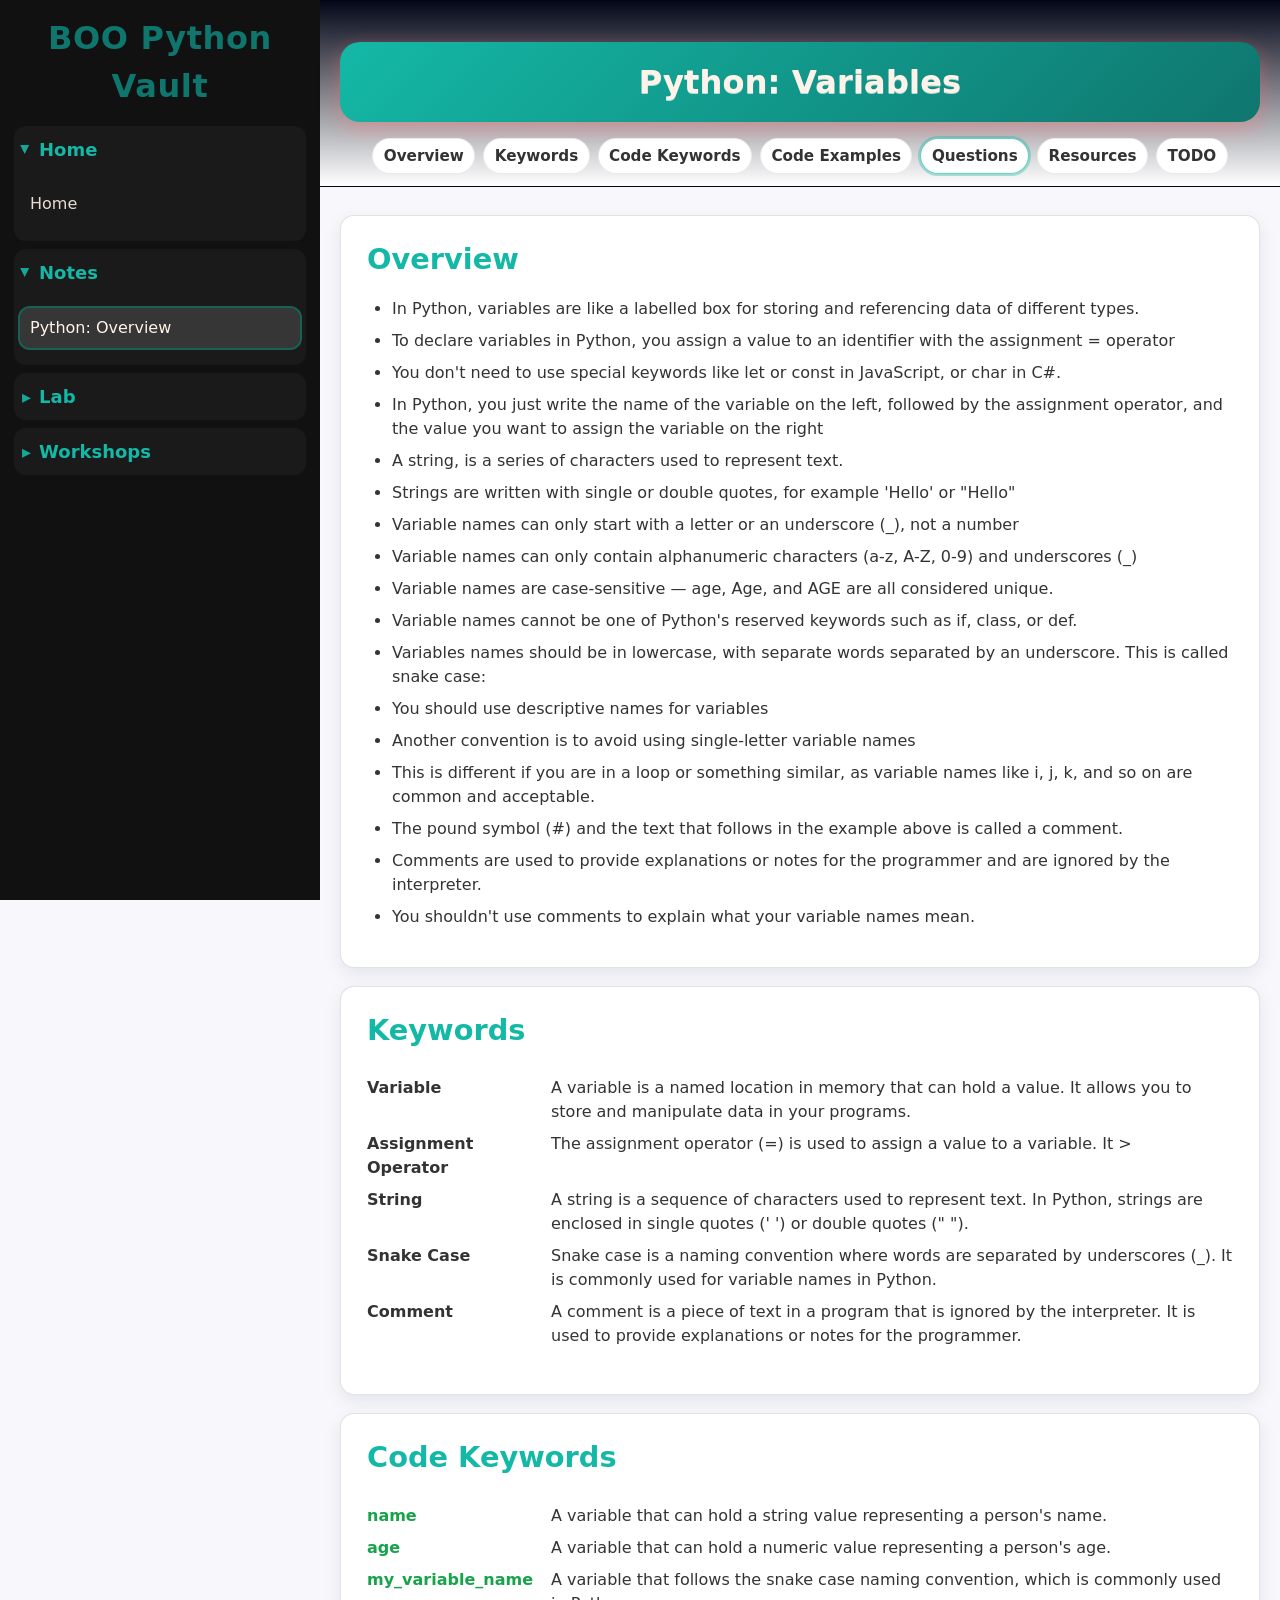
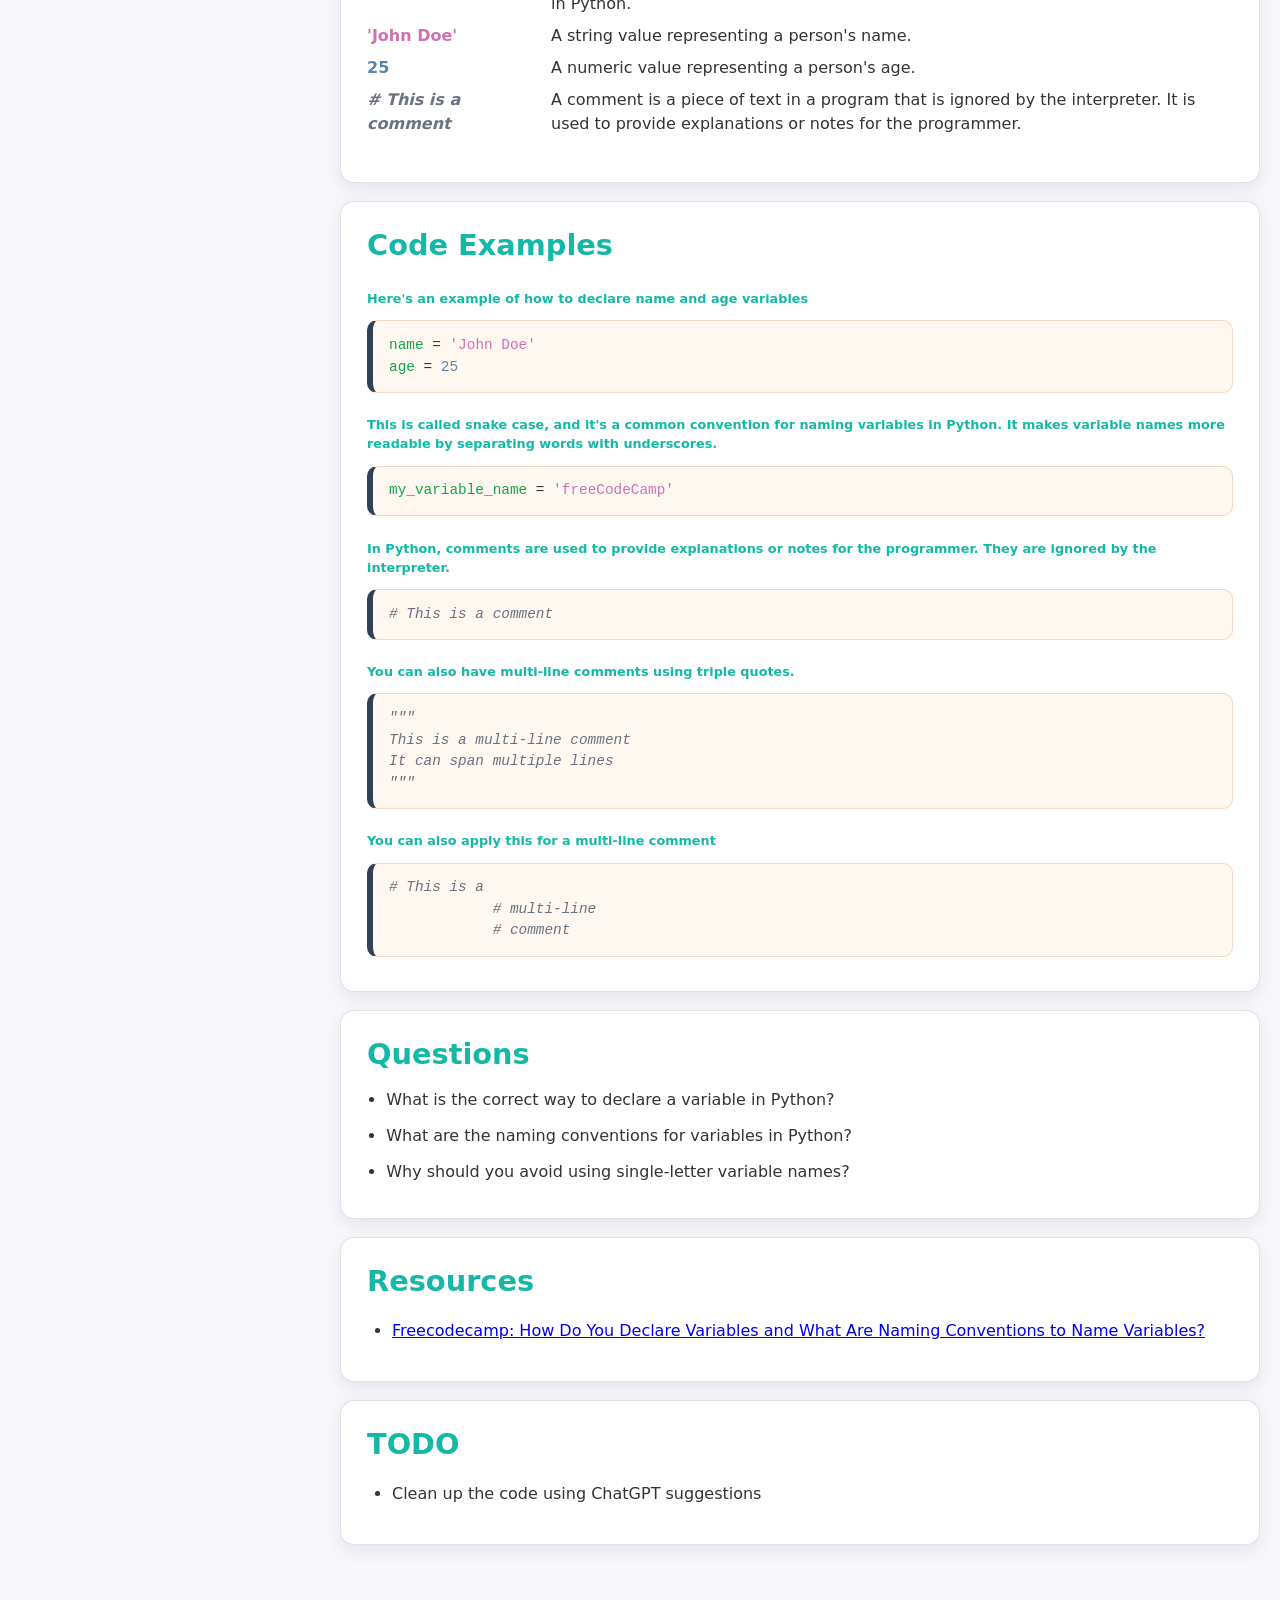
<file: python-notes/python-variables.html>
<!doctype html>
<html lang="en">

<head>
    <meta charset="UTF-8" />
    <meta name="viewport" content="width=device-width, initial-scale=1.0" />
    <style>
        body {
            background: #f7f7fc;
        }

        #sidebar-mount {
            background: #111;
        }
    </style>
    <meta name="description" content="Python Overview Study Guide" />
    <link rel="stylesheet" href="../assets/style.css" />
    <title>Python: Overview</title>
</head>

<body data-page="overview">
    <a class="skip-link" href="#overview">Skip to content</a>
    <header class="topic-bar">
        <div class="topic-bar__title">
            <button class="nav-toggle" type="button" aria-controls="sidebar-mount" aria-expanded="false">
                ☰ <span class="sr-only">Menu</span>
            </button>
            <h1>Python: Variables</h1>
        </div>

        <nav class="quick-links" aria-label="On this page">
            <a href="#overview">Overview</a>
            <a href="#keywords">Keywords</a>
            <a href="#code-keywords">Code Keywords</a>
            <a href="#code-examples">Code Examples</a>
            <a href="#questions">Questions</a>
            <a href="#resources">Resources</a>
            <a href="#todo">TODO</a>
        </nav>
    </header>
    <div id="sidebar-mount"></div>

    <main class="content">
        <!-- Overview -->
        <section id="overview">
            <h2>Overview</h2>
            <ul>
                <li>In Python, variables are like a labelled box for storing and referencing data of different types.
                </li>
                <li>To declare variables in Python, you assign a value to an identifier with the assignment = operator
                </li>
                <li>You don't need to use special keywords like let or const in JavaScript, or char in C#.</li>
                <li>In Python, you just write the name of the variable on the left, followed by the assignment operator,
                    and the value you want to assign the variable on the right</li>
                <li>A string, is a series of characters used to represent text.</li>
                <li>Strings are written with single or double quotes, for example 'Hello' or "Hello"</li>
                <li>Variable names can only start with a letter or an underscore (_), not a number </li>
                <li>Variable names can only contain alphanumeric characters (a-z, A-Z, 0-9) and underscores (_)</li>
                <li>Variable names are case-sensitive — age, Age, and AGE are all considered unique.</li>
                <li>Variable names cannot be one of Python's reserved keywords such as if, class, or def.</li>
                <li>Variables names should be in lowercase, with separate words separated by an underscore. This is
                    called snake case:</li>
                <li>You should use descriptive names for variables</li>
                <li>Another convention is to avoid using single-letter variable names</li>
                <li>This is different if you are in a loop or something similar, as variable names like i, j, k, and so
                    on are common and acceptable.</li>
                <li>The pound symbol (#) and the text that follows in the example above is called a comment.</li>
                <li>Comments are used to provide explanations or notes for the programmer and are ignored by the
                    interpreter.</li>
                <li>You shouldn't use comments to explain what your variable names mean.</li>
            </ul>
        </section>

        <!-- Keywords -->
        <section id="keywords">
            <h2>Keywords</h2>
            <dl>
                <dt>Variable</dt>
                <dd>A variable is a named location in memory that can hold a value. It allows
                    you to store and manipulate data in your programs.</dd>
                <dt>Assignment Operator</dt>
                <dd>The assignment operator (=) is used to assign a value to a variable. It
                    ></dd>
                <dt>String</dt>
                <dd>A string is a sequence of characters used to represent text. In Python,
                    strings are enclosed in single quotes (' ') or double quotes (" ").</dd>
                <dt>Snake Case</dt>
                <dd>Snake case is a naming convention where words are separated by underscores (_). It is commonly used
                    for variable names in Python.</dd>
                <dt>Comment</dt>
                <dd>A comment is a piece of text in a program that is ignored by the interpreter. It is used to provide
                    explanations or notes for the programmer.</dd>
            </dl>
        </section>

        <!-- Code Keywords -->
        <section id="code-keywords">
            <h2>Code Keywords</h2>
            <dl>
                <dt><span class="code-variable">name</span></dt>
                <dd>A variable that can hold a string value representing a person's name.</dd>
                <dt><span class="code-variable">age</span></dt>
                <dd>A variable that can hold a numeric value representing a person's age.</dd>
                <dt><span class="code-variable">my_variable_name</span></dt>
                <dd>A variable that follows the snake case naming convention, which is commonly used in Python.</dd>
                <dt><span class="code-string">'John Doe'</span></dt>
                <dd>A string value representing a person's name.</dd>
                <dt><span class="code-number">25</span></dt>
                <dd>A numeric value representing a person's age.</dd>
                <dt><span class="code-comment"># This is a comment</span></dt>
                <dd>A comment is a piece of text in a program that is ignored by the interpreter. It is used to provide
                    explanations or notes for the programmer.</dd>
            </dl>

        </section>
        <!-- Code Examples -->
        <section id="code-examples">
            <h2>Code Examples</h2>
            <p class="code-note">Here's an example of how to declare name and age variables</p>
            <pre><code><span class="code-variable">name</span> = <span class="code-string">'John Doe'</span>
<span class="code-variable">age</span> = <span class="code-number">25</span></code></pre>
            <p class="code-note"> This is called snake case, and it's a common convention for naming variables in
                Python. It makes variable names more readable by separating words with underscores.</p>
            <pre><code><span class="code-variable">my_variable_name</span> = <span class="code-string">'freeCodeCamp'</span></code></pre>
            <p class="code-note">In Python, comments are used to provide explanations or notes for the programmer. They
                are ignored by the interpreter.</p>
            <pre><code><span class="code-comment"># This is a comment</span></code></pre>
            <p class="code-note">You can also have multi-line comments using triple quotes.</p>
            <pre><code><span class="code-comment">"""
This is a multi-line comment
It can span multiple lines
"""</span></code></pre>
            <p class="code-note">You can also apply this for a multi-line comment</p>
            <pre><code><span class="code-comment"># This is a 
            # multi-line 
            # comment</span></code></pre>
        </section>


        <!-- Questions  -->
        <section id="questions">
            <h2>Questions</h2>
            <ul class="question-list">
                <li>What is the correct way to declare a variable in Python?</li>
                <li>What are the naming conventions for variables in Python?</li>
                <li>Why should you avoid using single-letter variable names?</li>
            </ul>
        </section>

        <!--Resources -->
        <section id="resources">
            <h2>Resources</h2>
            <ul>
                <li>
                    <a target="_blank" rel="noopener noreferrer"
                        href="https://www.freecodecamp.org/learn/python-v9/lecture-understanding-variables-and-data-types/how-do-you-declare-variables-and-what-are-naming-conventions-to-name-variables">
                        Freecodecamp: How Do You Declare Variables and What Are Naming Conventions to Name
                        Variables?</a>
                </li>
            </ul>
        </section>

        <!-- TODO -->
        <section id="todo">
            <h2>TODO</h2>
            <ul>
                <li>Clean up the code using ChatGPT suggestions</li>
            </ul>
        </section>
    </main>
    <script src="../assets/script.js"></script>
    <script src="../assets/sidebar.js"></script>
    <script src="../assets/nav-toggle.js"></script>
</body>

</html>
</file>
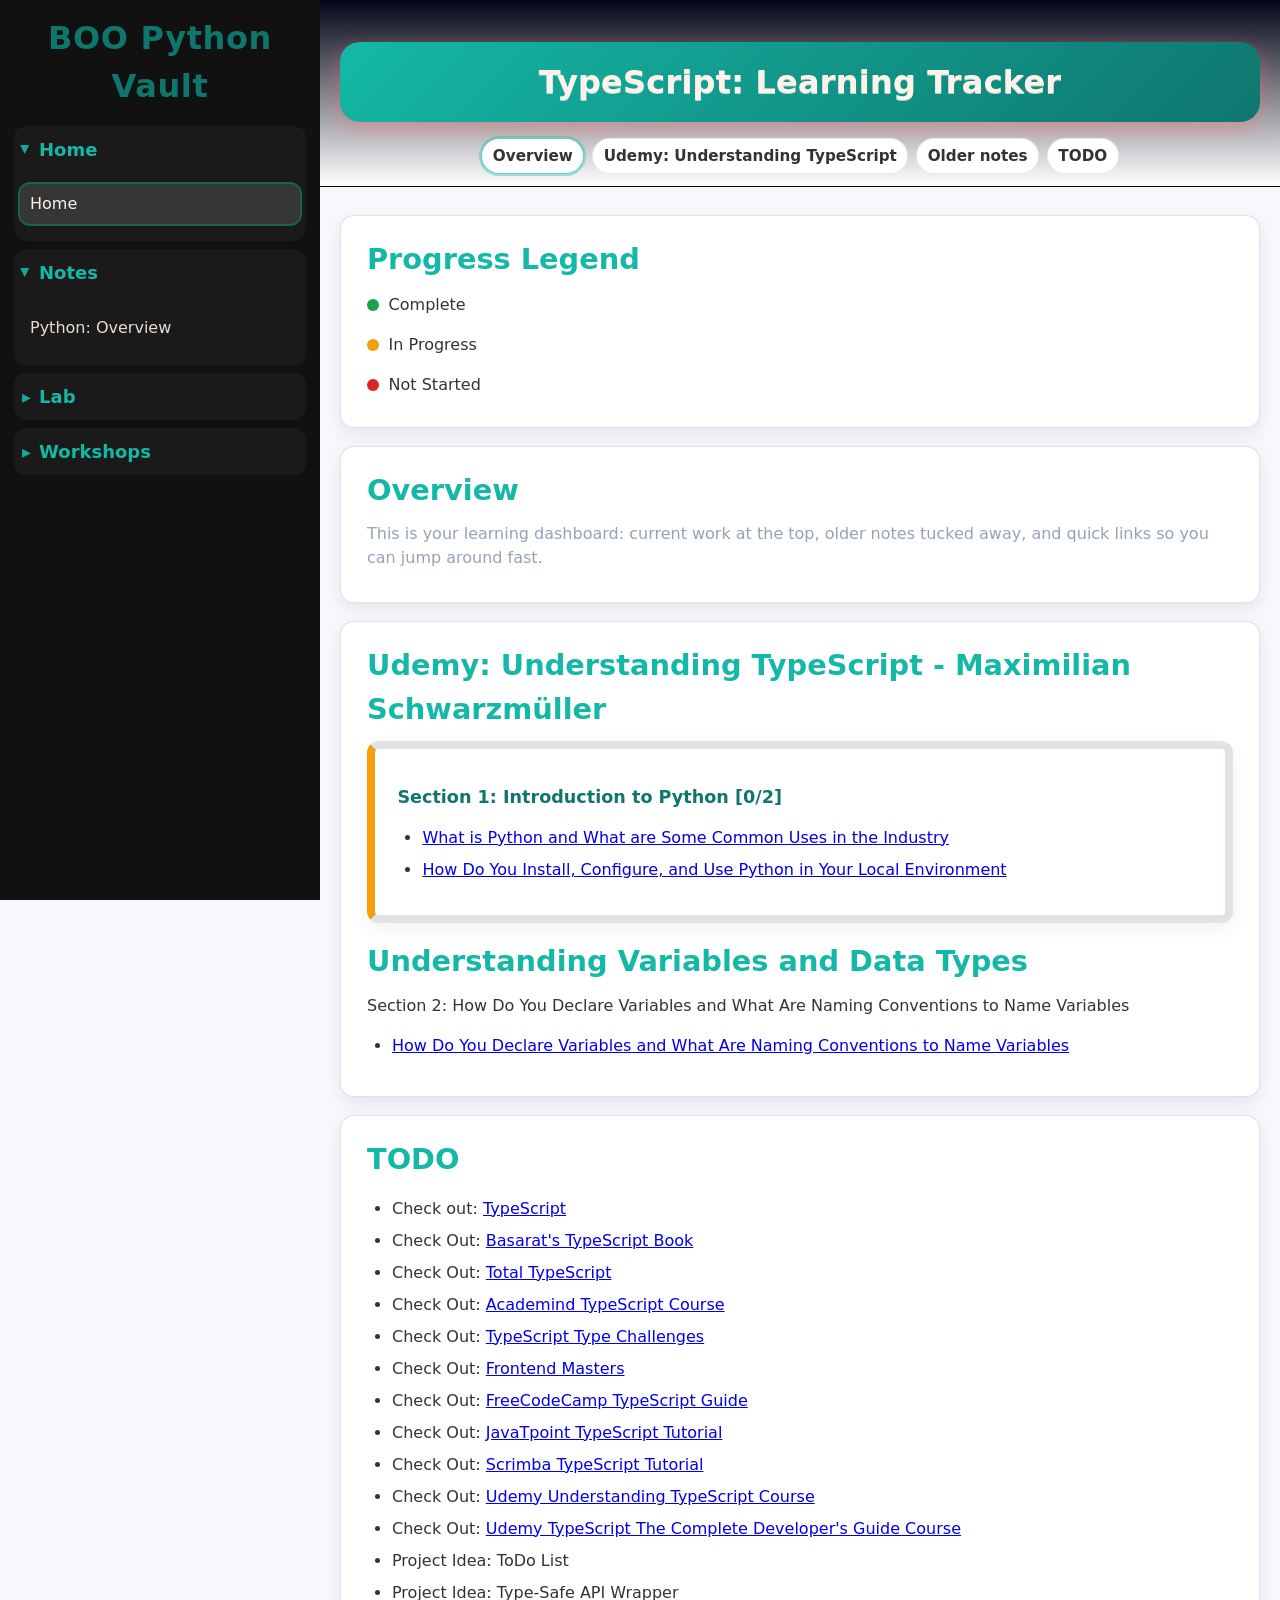
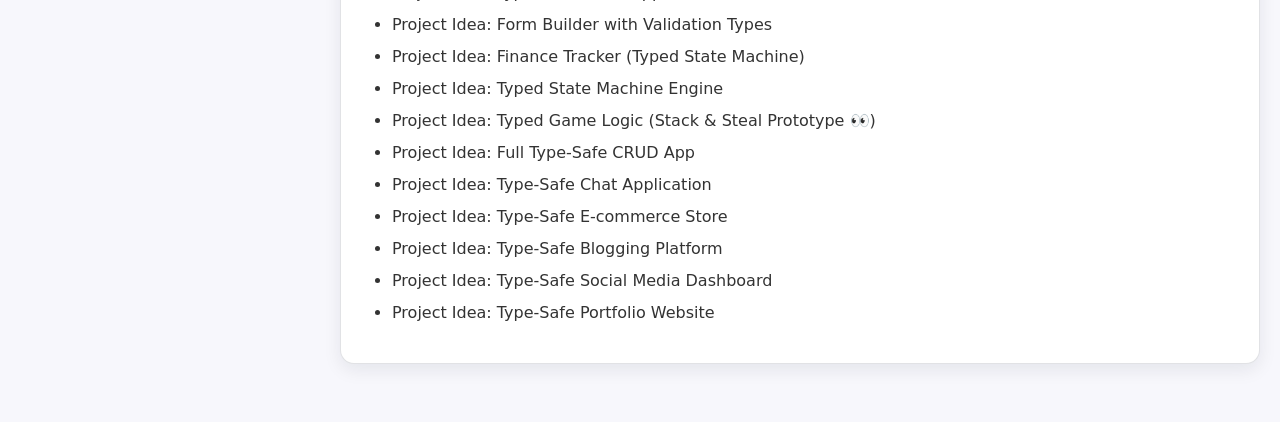
<file: tracker/tracking.html>
<!DOCTYPE html>
<html lang="en">

<head>
  <meta charset="UTF-8" />
  <meta name="viewport" content="width=device-width, initial-scale=1.0" />
  <meta name="description"
    content="A learning tracker for TypeScript topics, including progress on freeCodeCamp curriculum and older notes." />
  <link rel="stylesheet" href="../assets/style.css" />
  <title>TypeScript: Learning Tracker</title>
</head>

<body data-page="tracking">
  <a class="skip-link" href="#overview">Skip to content</a>
  <header class="topic-bar">
    <div class="topic-bar__title">
      <button class="nav-toggle" type="button" aria-controls="sidebar-mount" aria-expanded="false">
        ☰ <span class="sr-only">Menu</span>
      </button>
      <h1>TypeScript: Learning Tracker</h1>
    </div>
    <nav class="quick-links" aria-label="On this page">
      <a href="#overview">Overview</a>
      <a href="#u-uts-ms">Udemy: Understanding TypeScript</a>
      <a href="#older">Older notes</a>
      <a href="#todo">TODO</a>
    </nav>
  </header>

  <div id="sidebar-mount"></div>

  <main class="content">
    <section class="card" aria-label="Progress legend">
      <h2>Progress Legend</h2>
      <ul class="legend-list">
        <li><span class="legend-dot complete"></span> Complete</li>
        <li><span class="legend-dot in-progress"></span> In Progress</li>
        <li><span class="legend-dot not-started"></span> Not Started</li>
      </ul>
    </section>
    <section id="overview" class="card" aria-labelledby="overview-title">
      <h2 id="overview-title">Overview</h2>
      <p class="muted">
        This is your learning dashboard: current work at the top, older notes tucked away, and quick links so you can
        jump around fast.
      </p>
    </section>
    <section id="fcc" class="card" aria-labelledby="fcc-title">
      <h2 id="fcc-title">Udemy: Understanding TypeScript - Maximilian Schwarzmüller</h2>
      <article class="track-item" data-status="in-progress">
        <h3>Section 1: Introduction to Python [0/2]</h3>
        <ul>
          <li>
            <a href="https://www.freecodecamp.org/learn/python-v9/lecture-introduction-to-python/what-is-python-and-what-are-some-common-uses-in-the-industry"
              target="_blank" rel="noopener noreferrer">What is Python and What are Some Common Uses in the Industry</a>
          </li>
          <li>
            <a href="https://www.freecodecamp.org/learn/python-v9/lecture-introduction-to-python/how-do-you-install-configure-and-use-python-in-your-local-environment"
              target="_blank" rel="noopener noreferrer">How Do You Install, Configure, and Use Python in Your Local
              Environment</a>
          </li>
        </ul>
      </article>
      <h2 id="fcc-title">Understanding Variables and Data Types</h2>
      <article>Section 2: How Do You Declare Variables and What Are Naming Conventions to Name Variables</article>
      <ul>
        <li>
          <a href="https://www.freecodecamp.org/learn/python-v9/lecture-understanding-variables-and-data-types/how-do-you-declare-variables-and-what-are-naming-conventions-to-name-variables"
            target="_blank" rel="noopener noreferrer">How Do You Declare Variables and What Are Naming Conventions to
            Name Variables</a>
        </li>
      </ul>

    </section>
    <section id="todo" class="card" aria-labelledby="todo-title">
      <h2 id="todo-title">TODO</h2>
      <ul>

        <li>Check out: <a href="https://www.typescriptlang.org/" target="_blank"
            rel="noopener noreferrer">TypeScript</a></li>
        <li>Check Out: <a href="https://basarat.gitbook.io/typescript/" target="_blank"
            rel="noopener noreferrer">Basarat's TypeScript Book</a></li>
        <li>Check Out: <a href="https://www.totaltypescript.com/" target="_blank" rel="noopener noreferrer">Total
            TypeScript</a></li>
        <li>Check Out: <a href="https://academind.com/learn/typescript/" target="_blank"
            rel="noopener noreferrer">Academind TypeScript Course</a></li>
        <li>Check Out: <a href="https://typescript-type-challenges-list.vercel.app/" target="_blank"
            rel="noopener noreferrer">TypeScript Type Challenges</a></li>
        <li>Check Out: <a href="https://frontendmasters.com/" target="_blank" rel="noopener noreferrer">Frontend
            Masters</a>
        </li>
        <li>Check Out: <a href="https://www.freecodecamp.org/news/learn-typescript-beginners-guide/" target="_blank"
            rel="noopener noreferrer">FreeCodeCamp TypeScript Guide</a></li>
        <li>Check Out: <a href="https://www.javatpoint.com/typescript-tutorial" target="_blank"
            rel="noopener noreferrer">JavaTpoint TypeScript Tutorial</a></li>
        <li>Check Out: <a href="https://scrimba.com/learn/typescript-c03c" target="_blank"
            rel="noopener noreferrer">Scrimba TypeScript Tutorial</a></li>
        <li>Check Out: <a href="https://www.udemy.com/course/understanding-typescript/" target="_blank"
            rel="noopener noreferrer">Udemy Understanding TypeScript Course</a></li>
        <li>Check Out: <a href="https://www.udemy.com/course/typescript-the-complete-developers-guide/" target="_blank"
            rel="noopener noreferrer">Udemy TypeScript The Complete Developer's Guide Course</a></li>
        <li>Project Idea: ToDo List</li>
        <li>Project Idea: Type-Safe API Wrapper</li>
        <li>Project Idea: Form Builder with Validation Types</li>
        <li>Project Idea: Finance Tracker (Typed State Machine)</li>
        <li>Project Idea: Typed State Machine Engine</li>
        <li>Project Idea: Typed Game Logic (Stack & Steal Prototype 👀)</li>
        <li>Project Idea: Full Type-Safe CRUD App</li>
        <li>Project Idea: Type-Safe Chat Application</li>
        <li>Project Idea: Type-Safe E-commerce Store</li>
        <li>Project Idea: Type-Safe Blogging Platform</li>
        <li>Project Idea: Type-Safe Social Media Dashboard</li>
        <li>Project Idea: Type-Safe Portfolio Website</li>
      </ul>
    </section>
  </main>

  <script src="../assets/script.js"></script>
  <script src="../assets/sidebar.js"></script>
  <script src="../assets/nav-toggle.js"></script>
</body>

</html>
</file>
<file: assets/plain-style.css>
@import url('https://fonts.googleapis.com/css2?family=Inter:wght@300;400;600;800&display=swap');

/* ========== CSS VARIABLES / THEME ========== */
:root {
  --bg: #f7f7fc;
  --text: #333;
  /* Layout */
  --topic-bar-height: 110px;
  --radius-md: 14px;

  /* Surfaces */
  --border: rgba(17, 24, 39, 0.12);
  --card: #ffffff;
  --shadow: 0 10px 28px rgba(17, 24, 39, 0.08);
  --card-shadow: 0 5px 18px rgba(0, 0, 0, 0.08);

  /* Accents (keep these consistent across UI) */
  --accent-1: #f97316;
  --accent-2: #ff922b;
  --accent-soft: #fff2e8;
  --muted: #64748b;

  /* Code */
  --code-bg: #fff2e8;
  --code-border: rgba(17, 24, 39, 0.1);
  --code-tag: #2563eb;
  --code-attr: #7c3aed;
  --code-value: #b45309;

  --code-selector: hsl(29, 90%, 49%);
  --code-property: hsl(197, 80%, 16%);
  --code-css-value: #a3e635;
  --code-brace: #c792ea;
  --code-class: #ffd166;
  --code-id: #ef476f;

  /* Sidebar */
  --sidebar-bg: #111;
  --sidebar-text: #fff2e8;

  --sidebar-width: 20rem;
  --content-max: 98rem;

  /* Adjust if your quick links wrap */

  --radius-lg: 20px;

  /* Fonts */
  --titles-font-colour: #fff2e8;

  /* Status */
  --status-complete: #16a34a;
  --status-progress: #f59e0b;
  --status-not: #dc2626;

  --code-bg-soft: #fff8f1;
  --code-accent: #334155;
}

*,
*::before,
*::after {
  box-sizing: border-box;
}

html {
  scroll-behavior: smooth;
}

body {
  margin: 0;
  font-family:
    system-ui,
    -apple-system,
    Segoe UI,
    Roboto,
    Arial,
    sans-serif;
  background: var(--bg);
  color: var(--text);
  line-height: 1.5;
}

section[id] {
  scroll-margin-top: calc(var(--topic-bar-height) + 25px);
}

/* ========== SIDEBAR ========== */

#sidebar-mount {
  position: fixed;
  top: 0;
  left: 0;
  width: var(--sidebar-width);
  height: 100vh;
  background: var(--sidebar-bg);
  z-index: 40; /* below .sidebar (60), above page bg */
}
.sidebar {
  position: fixed;
  top: 0;
  left: 0;
  width: var(--sidebar-width);
  height: 100vh;
  overflow-y: auto;
  padding: 14px;
  background: var(--sidebar-bg);
  color: var(--sidebar-text);
  z-index: 60;
}

.sidebar-title {
  margin: 0 0 1rem;
  font-size: 2rem;
  font-weight: 800;
  letter-spacing: 0.02em;
  text-align: center;
  color: var(--accent-2);
}

/* Collapsible groups */
.nav-group {
  margin: 0.5rem 0;
  border-radius: 12px;
  background: rgba(255, 255, 255, 0.04);
}

.nav-group summary {
  cursor: pointer;
  padding: 10px 8px;
  font-weight: 700;
  border-radius: 10px;
  user-select: none;
  list-style: none;
  color: var(--accent-1);
  font-size: large;
}

.nav-group summary::-webkit-details-marker {
  display: none;
}

.nav-group summary::before {
  content: '▸';
  display: inline-block;
  margin-right: 0.5rem;
  transform: rotate(0deg);
  transition: transform 150ms ease;
  opacity: 0.9;
}

.nav-group[open] summary::before {
  transform: rotate(90deg);
}

.nav-list {
  display: grid;
  gap: 6px;
  padding: 8px 6px 14px;
}

.nav-list a {
  display: block;
  color: var(--sidebar-text);
  text-decoration: none;
  margin: 0.2rem 0;
  padding: 8px 10px;
  border-radius: 10px;
  opacity: 0.9;
}

.nav-list a:hover,
.nav-list a:focus-visible {
  opacity: 1;
  background: rgba(255, 255, 255, 0.08);
  outline: none;
}

/* Current page highlight (sidebar) */
.nav-list a.active-page {
  background: rgba(255, 255, 255, 0.12);
  outline: 2px solid color-mix(in srgb, var(--accent-1) 45%, transparent);
  opacity: 1;
}

/* =========================
   TOPIC BAR (fixed, offset from sidebar)
========================= */
.topic-bar {
  position: fixed;
  top: 0;
  left: var(--sidebar-width);
  right: 0;
  z-index: 50;
  background: linear-gradient(0deg, #ffffff, var(--accent-soft));
  border-bottom: 1px solid rgba(0, 0, 0, 0.06);
  padding: 18px 20px 12px;
}

.topic-bar__inner {
  max-width: var(--content-max);
  margin: 0 auto;
}

.topic-bar__title h1 {
  margin: 0 0 10px;
  text-align: center;
  font-size: 2rem;
  letter-spacing: 0.2px;
  color: var(--titles-font-colour);
  text-shadow: 0 1px 0 rgba(255, 255, 255, 0.65);
  background: linear-gradient(135deg, var(--accent-1), var(--accent-2));
  padding: 16px 22px;
  border-radius: var(--radius-lg);
  box-shadow: 0 6px 20px rgba(255, 107, 107, 0.4);
}

/* Quick links row */
.quick-links {
  display: flex;
  flex-wrap: wrap;
  gap: 8px;
  justify-content: center;
  padding-top: 6px;
}

.quick-links a {
  display: inline-block;
  text-decoration: none;
  border: 1px solid transparent;
  color: var(--text);
  background: #ffffff;
  border: 1px solid rgba(0, 0, 0, 0.08);
  border-radius: 999px;
  padding: 0.35rem 0.65rem;
  font-weight: 600;
  font-size: 0.95rem;
}

.quick-links a:hover,
.quick-links a:focus-visible {
  outline: none;
  border-color: color-mix(in srgb, var(--accent-1) 55%, transparent);
}

.quick-links a.active {
  border-color: color-mix(in srgb, var(--accent-1) 65%, transparent);
  outline: 2px solid color-mix(in srgb, var(--accent-1) 35%, transparent);
}

/* =========================
   MAIN CONTENT (offset for sidebar + fixed header)
========================= */
.content {
  margin-left: var(--sidebar-width);
  margin: 0 auto;
  padding: calc(var(--topic-bar-height) + 10px) 20px 40px;
}

.content > * {
  max-width: var(--content-max);
  margin-left: auto;
  margin-right: auto;
}

.content > section,
.card {
  background: var(--card);
  padding: 22px 26px;
  margin: 18px auto;

  border-radius: var(--radius-md);
  box-shadow: var(--card-shadow);
  border-left: 8px solid var(--accent-2);
  border: 1px solid var(--border);
}

section[id] {
  scroll-margin-top: 10px;
}
html {
  scroll-behavior: smooth;
}
html {
  scroll-padding-top: calc(var(--topic-bar-height) + 25px);
}

.muted {
  color: var(--muted);
}

ul {
  padding-left: 25px;
}

li {
  margin-bottom: 8px;
}

code {
  background: var(--code-bg);
  padding: 2px 6px;
  border-radius: 6px;
  font-family: Consolas, monospace;
}

pre code {
  display: block;
  padding: 12px;
}

.skip-link {
  position: absolute;
  left: -999px;
  top: 10px;
  background: var(--card);
  color: var(--text);
  padding: 0.5rem 0.75rem;
  border-radius: 10px;
  border: 1px solid var(--border);
  box-shadow: var(--shadow);
  z-index: 9999;
}

.skip-link:focus {
  left: calc(var(--sidebar-width) + 20px);
  z-index: 100;
}

.question-list {
  margin: 0.75rem 0 0;
  padding-left: 1.2rem;
}

.question-list li {
  margin-bottom: 0.75rem;
  line-height: 1.5;
}

/* ===== Progress Legend ===== */

.status-legend {
  margin: 2rem 0;
  padding: 1rem;
  border: 1px solid var(--border, #ccc);
  border-radius: 8px;
  background: #f9f9f9;
}

.legend-list {
  list-style: none;
  padding: 0;
  margin: 0.75rem 0 0;
  display: grid;
  gap: 0.5rem;
}

.legend-list li {
  display: flex;
  align-items: center;
  margin-bottom: 0.5rem;
}

.legend-dot {
  width: 12px;
  height: 12px;
  border-radius: 999px;
  margin-right: 0.6rem;
  flex: 0 0 auto;
}

.track-item {
  padding: 1.05rem 1.4rem;
  border-left: 10px solid;
  border-radius: 12px;
  background: var(--card);
  border: 8px solid var(--border);
  box-shadow: 0 6px 18px rgba(17, 24, 39, 0.06);
  margin-bottom: 1.1rem;
}

/* Status colors */

.track-item[data-status='complete'] {
  border-left-color: var(--status-complete);
}

.track-item[data-status='in-progress'] {
  border-left-color: var(--status-progress);
}

.track-item[data-status='not-started'] {
  border-left-color: var(--status-not);
}

.legend-dot.complete {
  background: var(--status-complete);
}

.legend-dot.in-progress {
  background: var(--status-progress);
}

.legend-dot.not-started {
  background: var(--status-not);
}

p code {
  background: #f1f5f9;
  color: var(--accent-2);
  padding: 0.15rem 0.4rem;
  border-radius: 6px;
  font-size: 0.88rem;
}

/* Code blocks */
pre {
  background: var(--code-bg-soft);
  color: #2c2c2c;
  padding: 0.85rem 1rem;
  border-radius: 10px;
  overflow-x: auto;
  margin: 0.75rem 0;
  border: 1px solid #f4d7c4;
  border-left: 6px solid #f97316;
  border-left: 6px solid var(--code-accent);
}

pre code {
  background: transparent;
  padding: 0;
  font-family: Consolas, monospace;
  font-size: 0.9rem;
}

/* Fake HTML syntax highlighting */
.code-tag {
  color: var(--code-tag);
  font-weight: 600;
}

.code-attr {
  color: var(--code-attr);
}

.code-value {
  color: var(--code-value);
}

.code-declaration {
  display: inline-block;
  background: var(--accent-soft);
  color: var(--accent-2);
  padding: 0.4rem 0.75rem;
  border-radius: 8px;
  font-weight: 600;
  border: 1px solid color-mix(in srgb, var(--accent-1) 25%, transparent);
  letter-spacing: 0.3px;
}

pre code {
  background: transparent;
}

.code-keyword {
  color: #2563eb;
  font-weight: 600;
}

.code-doctype {
  color: #7c3aed;
  font-weight: 500;
}

.code-bracket {
  color: #64748b;
}

.code-tag-name {
  color: #2563eb;
  font-weight: 600;
}

.code-note {
  margin: 1.4rem 0 0.4rem;
  font-weight: 600;
  font-size: 0.8rem;
  color: var(--accent-1);
}

p code,
li > code,
.code-note code {
  background: var(--code-bg-soft);
  color: #5b21b6;
  padding: 0.2rem 0.45rem;
  border-radius: 6px;
  font-weight: 600;
}

.code-comment {
  color: var(--muted); /* muted grey */
  font-style: italic;
}
/* =========================
   Definition Lists (Grid Version)
   ========================= */

dl {
  display: grid;
  grid-template-columns: 160px 1fr;
  gap: 0.5rem 1.5rem;
  margin: 1.5rem 0;
}

dt {
  font-weight: 600;
  color: var(--accent);
  align-self: start;
}

dd {
  margin: 0;
  color: var(--text);
}

/*Lab Content*/
.lab-content {
  margin-left: var(--sidebar-width);
  padding: calc(var(--topic-bar-height) + 10px) 10px 10px;
}

.lab-footer {
  margin-left: var(--sidebar-width);
  border-left: 10px solid var(--accent-2);
  padding: 10px;
}

.nav-list a,
.quick-links a,
.track-item {
  transition: all 0.2s ease;
}

/* Screen-reader only utility */
.sr-only {
  position: absolute;
  width: 1px;
  height: 1px;
  padding: 0;
  margin: -1px;
  overflow: hidden;
  clip: rect(0, 0, 0, 0);
  white-space: nowrap;
  border: 0;
}

.nav-toggle {
  visibility: hidden; /* hidden by default, shown on mobile */
}

/* =========================
   MOBILE
========================= */
@media (max-width: 900px) {
  :root {
    --topic-bar-height: 130px; /* quick links wrap more on small screens */
  }

  .topic-bar__title h1 {
    font-size: 1.8rem;
  }

  .sidebar {
    position: static;
    /*position: sticky;
    width: 25%;
    height: auto;
    z-index: 70;*/
    width: 100%;
    height: 100%;
  }

  .topic-bar {
    position: sticky;
    top: 0;
    left: 0;
    z-index: 50;
    background: linear-gradient(0deg, #ffffff, var(--accent-soft));
    border-bottom: 1px solid var(--border);
    padding: 12px 16px;
  }
  .content {
    margin-left: 0;
    padding-top: calc(var(--topic-bar-height) + 10px);
  }

  .skip-link:focus {
    left: 20px;
  }

  /* Backdrop */
  .sidebar-backdrop {
    position: fixed;
    inset: 0;
    background: rgba(0, 0, 0, 0.45);
    opacity: 0;
    pointer-events: none;
    transition: opacity 200ms ease;
    z-index: 70;
  }

  /* Keep sidebar mount painted to avoid flashes, but make it a drawer */
  #sidebar-mount {
    position: fixed;
    top: 0;
    left: 0;
    width: min(86vw, 340px);
    height: 100vh;
    background: var(--sidebar-bg);
    z-index: 80;
    transform: translateX(-105%);
    transition: transform 200ms ease;
  }

  /* Toggle button */
  .nav-toggle {
    position: absolute;
    left: 12px;
    top: 12px;
    border: 1px solid rgba(0, 0, 0, 0.12);
    background: #fff;
    border-radius: 12px;
    padding: 10px 12px;
    font-weight: 800;
    cursor: pointer;
    visibility: visible;
  }

  /* Open state */
  body.nav-open #sidebar-mount {
    transform: translateX(0);
  }
  body.nav-open .sidebar-backdrop {
    opacity: 1;
    pointer-events: auto;
  }

  /* Optional: stop page scrolling when drawer open */
  body.nav-open {
    overflow: hidden;
  }
}

/* =========================
PLAIN CONTENT
========================= */
.lab-content {
  margin-left: var(--sidebar-width);
  padding: calc(var(--topic-bar-height) + 10px) 10px 10px;
}

.lab-footer {
  margin-left: var(--sidebar-width);
  border-left: 10px solid var(--accent-2);
  padding: 10px;
}
</file>
<file: assets/style.css>
@import url('https://fonts.googleapis.com/css2?family=Inter:wght@300;400;600;800&display=swap');

/* ========== CSS VARIABLES / THEME ========== */
:root {
  --bg: #f7f7fc;
  --text: #333;
  /* Layout */
  --topic-bar-height: 110px;
  --radius-md: 14px;

  /* Surfaces */
  --border: rgba(15, 23, 42, 0.12);
  --card: #ffffff;
  --shadow: 0 10px 28px rgba(15, 23, 42, 0.08);
  --card-shadow: 0 6px 18px rgba(15, 23, 42, 0.08);

  /* Accents */
  --accent-1: #14b8a6; /* main teal */
  --accent-2: #0f766e; /* darker teal hover */
  --accent-3: #0f172a; /* deep slate panels */
  --accent-soft: #020617; /* dark background */

  /* Supporting */
  --muted: #94a3b8;
  --highlight: #22c55e;
  --warning: #f59e0b;

  /* Fonts */
  --titles-font-colour: #fff2e8;

  /* Code */
  --code-bg: #fff2e8;
  --code-border: rgba(17, 24, 39, 0.1);
  --code-tag: #2563eb;
  --code-attr: #7c3aed;
  --code-value: #b45309;
  --code-variable: #16a34a;
  --code-number: #5986aa;
  --code-string: #ce71b2;

  --code-selector: hsl(29, 90%, 49%);
  --code-property: hsl(197, 80%, 16%);
  --code-css-value: #a3e635;
  --code-brace: #c792ea;
  --code-class: #ffd166;
  --code-id: #ef476f;

  /* Sidebar */
  --sidebar-bg: #111;
  --sidebar-text: #fff2e8;

  --sidebar-width: 20rem;
  --content-max: 98rem;

  /* Adjust if your quick links wrap */

  --radius-lg: 20px;

  /* Status */
  --status-complete: #16a34a;
  --status-progress: #f59e0b;
  --status-not: #dc2626;
}

*,
*::before,
*::after {
  box-sizing: border-box;
}

html {
  scroll-behavior: smooth;
}

body {
  margin: 0;
  font-family:
    system-ui,
    -apple-system,
    Segoe UI,
    Roboto,
    Arial,
    sans-serif;
  background: var(--bg);
  color: var(--text);
  line-height: 1.5;
}

section[id] {
  scroll-margin-top: calc(var(--topic-bar-height) + 25px);
}

/* ========== SIDEBAR ========== */

#sidebar-mount {
  position: fixed;
  top: 0;
  left: 0;
  width: var(--sidebar-width);
  height: 100vh;
  background: var(--sidebar-bg);
  z-index: 40; /* below .sidebar (60), above page bg */
}
.sidebar {
  position: fixed;
  top: 0;
  left: 0;
  width: var(--sidebar-width);
  height: 100vh;
  overflow-y: auto;
  padding: 14px;
  background: var(--sidebar-bg);
  color: var(--sidebar-text);
  z-index: 60;
}

.sidebar-title {
  margin: 0 0 1rem;
  font-size: 2rem;
  font-weight: 800;
  letter-spacing: 0.02em;
  text-align: center;
  color: var(--accent-2);
}

/* Collapsible groups */
.nav-group {
  margin: 0.5rem 0;
  border-radius: 12px;
  background: rgba(255, 255, 255, 0.04);
}

.nav-group summary {
  cursor: pointer;
  padding: 10px 8px;
  font-weight: 700;
  border-radius: 10px;
  user-select: none;
  list-style: none;
  color: var(--accent-1);
  font-size: large;
}

.nav-group summary::-webkit-details-marker {
  display: none;
}

.nav-group summary::before {
  content: '▸';
  display: inline-block;
  margin-right: 0.5rem;
  transform: rotate(0deg);
  transition: transform 150ms ease;
  opacity: 0.9;
}

.nav-group[open] summary::before {
  transform: rotate(90deg);
}

.nav-list {
  display: grid;
  gap: 6px;
  padding: 8px 6px 14px;
}

.nav-list a {
  display: block;
  color: var(--sidebar-text);
  text-decoration: none;
  margin: 0.2rem 0;
  padding: 8px 10px;
  border-radius: 10px;
  opacity: 0.9;
}

.nav-list a:hover,
.nav-list a:focus-visible {
  opacity: 1;
  background: rgba(255, 255, 255, 0.08);
  outline: none;
}

/* Current page highlight (sidebar) */
.nav-list a.active-page {
  background: rgba(255, 255, 255, 0.12);
  outline: 2px solid color-mix(in srgb, var(--accent-1) 45%, transparent);
  opacity: 1;
}

/* =========================
   TOPIC BAR (fixed, offset from sidebar)
========================= */
.topic-bar {
  position: fixed;
  top: 0;
  left: var(--sidebar-width);
  right: 0;
  z-index: 50;
  background: linear-gradient(0deg, #ffffff, var(--accent-soft));
  border-bottom: 1px solid rgba(0, 0, 0, 0.06);
  padding: 18px 20px 12px;
}

.topic-bar__inner {
  max-width: var(--content-max);
  margin: 0 auto;
}

.topic-bar__title h1 {
  margin: 0 0 10px;
  text-align: center;
  font-size: 2rem;
  letter-spacing: 0.2px;
  color: var(--titles-font-colour);
  text-shadow: 0 1px 0 rgba(255, 255, 255, 0.65);
  background: linear-gradient(135deg, var(--accent-1), var(--accent-2));
  padding: 16px 22px;
  border-radius: var(--radius-lg);
  box-shadow: 0 6px 20px rgba(255, 107, 107, 0.4);
}

/* Quick links row */
.quick-links {
  display: flex;
  flex-wrap: wrap;
  gap: 8px;
  justify-content: center;
  padding-top: 6px;
}

.quick-links a {
  display: inline-block;
  text-decoration: none;
  border: 1px solid transparent;
  color: var(--text);
  background: #ffffff;
  border: 1px solid rgba(0, 0, 0, 0.08);
  border-radius: 999px;
  padding: 0.35rem 0.65rem;
  font-weight: 600;
  font-size: 0.95rem;
}

.quick-links a:hover,
.quick-links a:focus-visible {
  outline: none;
  border-color: color-mix(in srgb, var(--accent-1) 55%, transparent);
}

.quick-links a.active {
  border-color: color-mix(in srgb, var(--accent-1) 65%, transparent);
  outline: 2px solid color-mix(in srgb, var(--accent-1) 35%, transparent);
}

/* =========================
   MAIN CONTENT (offset for sidebar + fixed header)
========================= */
.content {
  margin-left: var(--sidebar-width);
  margin: 0 auto;
  padding: calc(var(--topic-bar-height) + 10px) 20px 40px;
}

.content > * {
  max-width: var(--content-max);
  margin-left: auto;
  margin-right: auto;
}

.content > section,
.card {
  background: var(--card);
  padding: 22px 26px;
  margin: 18px auto;
  margin-left: calc(var(--sidebar-width));
  border-radius: var(--radius-md);
  box-shadow: var(--card-shadow);
  border-left: 8px solid var(--accent-2);
  border: 1px solid var(--border);
}
section[id] {
  scroll-margin-top: 10px;
}
html {
  scroll-behavior: smooth;
}
html {
  scroll-padding-top: calc(var(--topic-bar-height) + 25px);
}
h2 {
  margin: 0 0 10px;
  font-size: 1.8rem;
  color: var(--accent-1);
}

h3 {
  color: var(--accent-2);
  margin: 18px 0 10px;
  font-size: 1.1rem;
}

p {
  margin: 10px 0;
  color: var(--text);
}

.muted {
  color: var(--muted);
}

ul {
  padding-left: 25px;
}

li {
  margin-bottom: 8px;
}

code {
  background: var(--code-bg);
  padding: 2px 6px;
  border-radius: 6px;
  font-family: Consolas, monospace;
}

pre code {
  display: block;
  padding: 12px;
}

.skip-link {
  position: absolute;
  left: -999px;
  top: 10px;
  background: var(--card);
  color: var(--text);
  padding: 0.5rem 0.75rem;
  border-radius: 10px;
  border: 1px solid var(--border);
  box-shadow: var(--shadow);
  z-index: 9999;
}

.skip-link:focus {
  left: calc(var(--sidebar-width) + 20px);
  z-index: 100;
}

.question-list {
  margin: 0.75rem 0 0;
  padding-left: 1.2rem;
}

.question-list li {
  margin-bottom: 0.75rem;
  line-height: 1.5;
}

/* ===== Progress Legend ===== */

.status-legend {
  margin: 2rem 0;
  padding: 1rem;
  border: 1px solid var(--border, #ccc);
  border-radius: 8px;
  background: #f9f9f9;
}

.legend-list {
  list-style: none;
  padding: 0;
  margin: 0.75rem 0 0;
  display: grid;
  gap: 0.5rem;
}

.legend-list li {
  display: flex;
  align-items: center;
  margin-bottom: 0.5rem;
}

.legend-dot {
  width: 12px;
  height: 12px;
  border-radius: 999px;
  margin-right: 0.6rem;
  flex: 0 0 auto;
}

.track-item {
  padding: 1.05rem 1.4rem;
  border-left: 10px solid;
  border-radius: 12px;
  background: var(--card);
  border: 8px solid var(--border);
  box-shadow: 0 6px 18px rgba(17, 24, 39, 0.06);
  margin-bottom: 1.1rem;
}

/* Status colors */

.track-item[data-status='complete'] {
  border-left-color: var(--status-complete);
}

.track-item[data-status='in-progress'] {
  border-left-color: var(--status-progress);
}

.track-item[data-status='not-started'] {
  border-left-color: var(--status-not);
}

.legend-dot.complete {
  background: var(--status-complete);
}

.legend-dot.in-progress {
  background: var(--status-progress);
}

.legend-dot.not-started {
  background: var(--status-not);
}

p code {
  background: #f1f5f9;
  color: var(--accent-2);
  padding: 0.15rem 0.4rem;
  border-radius: 6px;
  font-size: 0.88rem;
}

/* Code blocks */
pre {
  background: #fff8f1;
  color: #2c2c2c;
  padding: 0.85rem 1rem;
  border-radius: 10px;
  overflow-x: auto;
  margin: 0.75rem 0;
  border: 1px solid #f4d7c4;
  border-left: 6px solid #f97316;
  border-left: 6px solid #334155;
}

pre code {
  background: transparent;
  padding: 0;
  font-family: Consolas, monospace;
  font-size: 0.9rem;
}

/* Fake HTML syntax highlighting */
.code-tag {
  color: var(--code-tag);
  font-weight: 600;
}

.code-attr {
  color: var(--code-attr);
}

.code-value {
  color: var(--code-value);
}

.code-variable {
  color: var(--code-variable);
}

.code-number {
  color: var(--code-number);
}

.code-string {
  color: var(--code-string);
}
.code-declaration {
  display: inline-block;
  background: var(--accent-soft);
  color: var(--accent-2);
  padding: 0.4rem 0.75rem;
  border-radius: 8px;
  font-weight: 600;
  border: 1px solid color-mix(in srgb, var(--accent-1) 25%, transparent);
  letter-spacing: 0.3px;
}

pre code {
  background: transparent;
}

.code-keyword {
  color: #2563eb;
  font-weight: 600;
}

.code-doctype {
  color: #7c3aed;
  font-weight: 500;
}

.code-bracket {
  color: #64748b;
}

.code-tag-name {
  color: #2563eb;
  font-weight: 600;
}

.code-note {
  margin: 1.4rem 0 0.4rem;
  font-weight: 600;
  font-size: 0.8rem;
  color: var(--accent-1);
}

p code,
li > code,
.code-note code {
  background: #fff8f1;
  color: #5b21b6;
  padding: 0.2rem 0.45rem;
  border-radius: 6px;
  font-weight: 600;
}

.code-comment {
  color: #6b7280; /* muted grey */
  font-style: italic;
}
/* =========================
   Definition Lists (Grid Version)
   ========================= */

dl {
  display: grid;
  grid-template-columns: 160px 1fr;
  gap: 0.5rem 1.5rem;
  margin: 1.5rem 0;
}

dt {
  font-weight: 600;
  color: var(--accent);
  align-self: start;
}

dd {
  margin: 0;
  color: var(--text);
}

/*Lab Content*/
.lab-content {
  margin-left: var(--sidebar-width);
  padding: calc(var(--topic-bar-height) + 10px) 10px 10px;
}

.lab-footer {
  margin-left: var(--sidebar-width);
  border-left: 10px solid var(--accent-2);
  padding: 10px;
}

.nav-list a,
.quick-links a,
.track-item {
  transition: all 0.2s ease;
}

/* Screen-reader only utility */
.sr-only {
  position: absolute;
  width: 1px;
  height: 1px;
  padding: 0;
  margin: -1px;
  overflow: hidden;
  clip: rect(0, 0, 0, 0);
  white-space: nowrap;
  border: 0;
}

.nav-toggle {
  visibility: hidden; /* hidden by default, shown on mobile */
}

/* =========================
   MOBILE
========================= */
@media (max-width: 900px) {
  :root {
    --topic-bar-height: 130px; /* quick links wrap more on small screens */
  }

  .topic-bar__title h1 {
    font-size: 1.8rem;
  }

  .sidebar {
    position: static;
    /*position: sticky;
    width: 25%;
    height: auto;
    z-index: 70;*/
    width: 100%;
    height: 100%;
  }

  .topic-bar {
    position: sticky;
    top: 0;
    left: 0;
    z-index: 50;
    background: linear-gradient(0deg, #ffffff, var(--accent-soft));
    border-bottom: 1px solid var(--border);
    padding: 12px 16px;
  }
  .content {
    margin-left: 0;
    padding-top: 10px;
  }

  .content > section,
  .card {
    margin-left: 0;
  }

  .skip-link:focus {
    left: 20px;
  }

  /* Backdrop */
  .sidebar-backdrop {
    position: fixed;
    inset: 0;
    background: rgba(0, 0, 0, 0.45);
    opacity: 0;
    pointer-events: none;
    transition: opacity 200ms ease;
    z-index: 70;
  }

  /* Keep sidebar mount painted to avoid flashes, but make it a drawer */
  #sidebar-mount {
    position: fixed;
    top: 0;
    left: 0;
    width: min(86vw, 340px);
    height: 100vh;
    background: var(--sidebar-bg);
    z-index: 80;
    transform: translateX(-105%);
    transition: transform 200ms ease;
  }

  /* Toggle button */
  .nav-toggle {
    position: absolute;
    left: 12px;
    top: 12px;
    border: 1px solid rgba(0, 0, 0, 0.12);
    background: #fff;
    border-radius: 12px;
    padding: 10px 12px;
    font-weight: 800;
    cursor: pointer;
    visibility: visible;
  }

  /* Open state */
  body.nav-open #sidebar-mount {
    transform: translateX(0);
  }
  body.nav-open .sidebar-backdrop {
    opacity: 1;
    pointer-events: auto;
  }

  /* Optional: stop page scrolling when drawer open */
  body.nav-open {
    overflow: hidden;
  }
}
</file>
